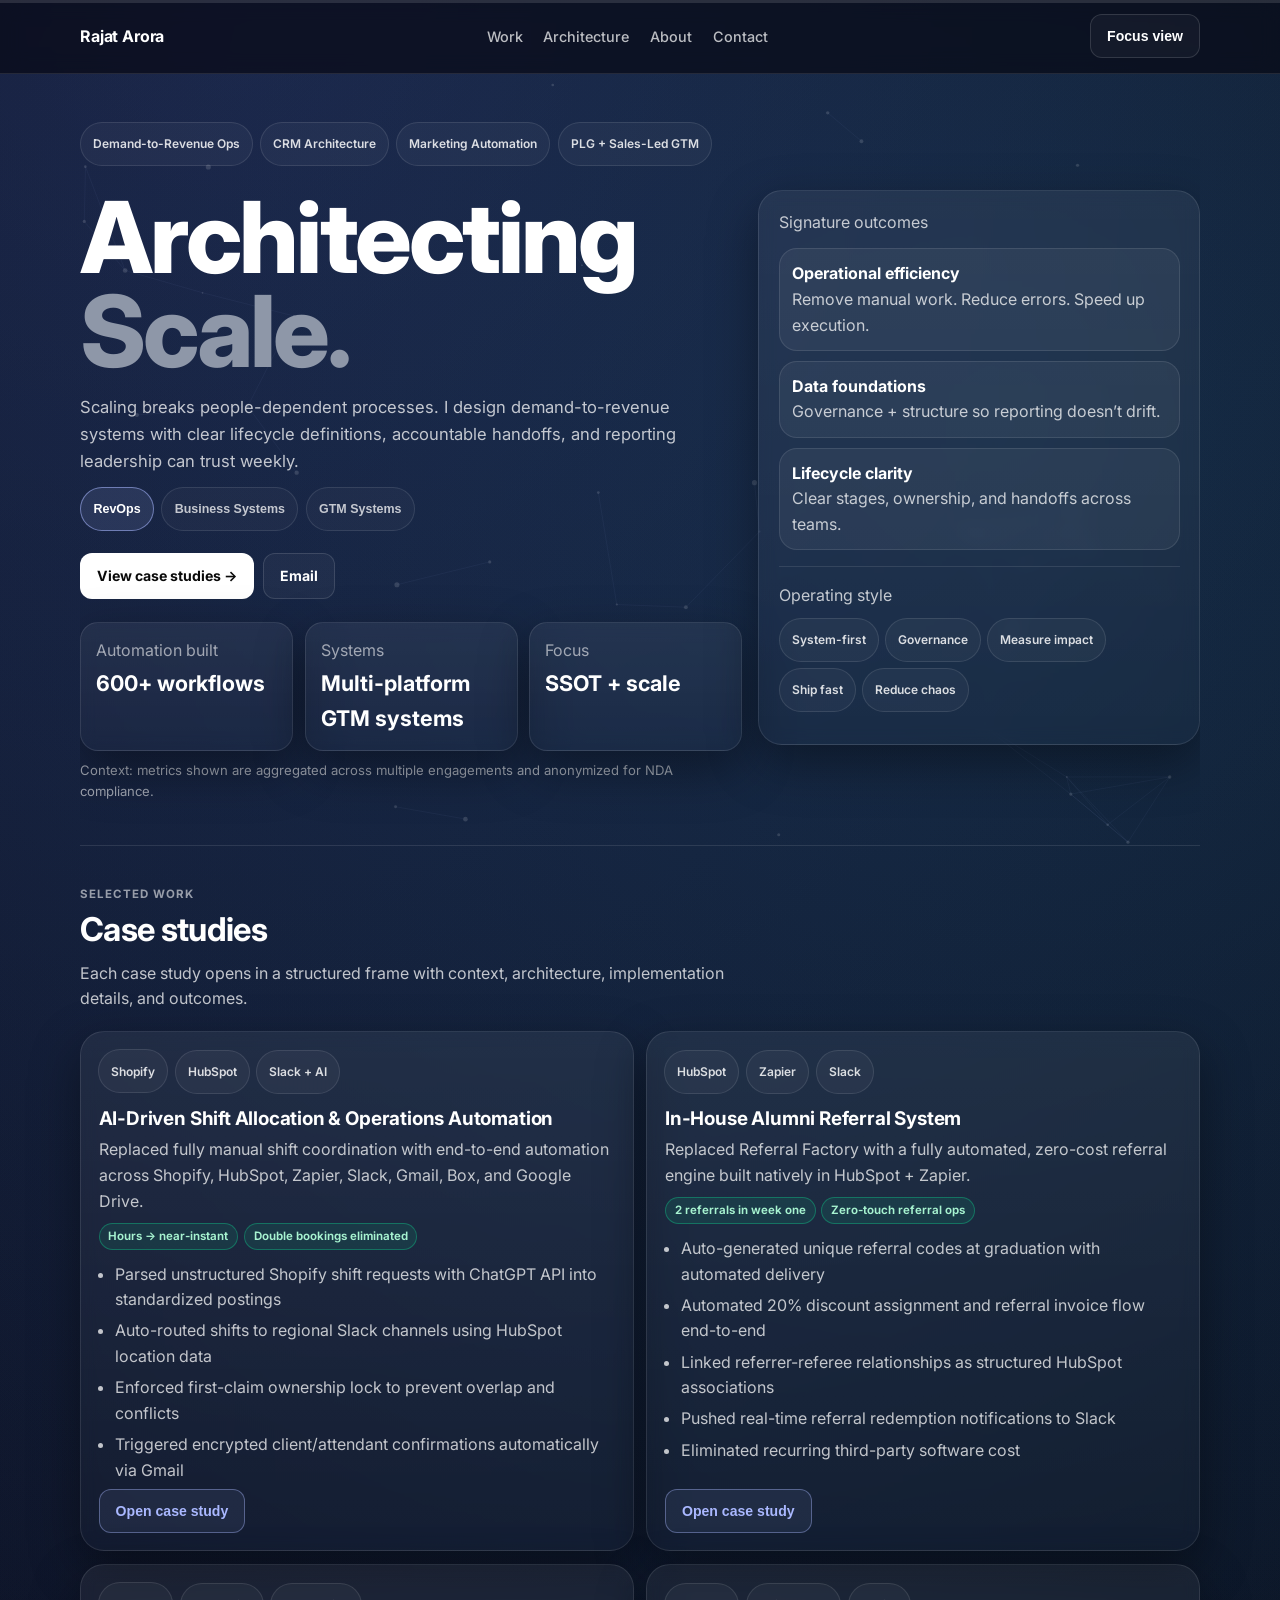
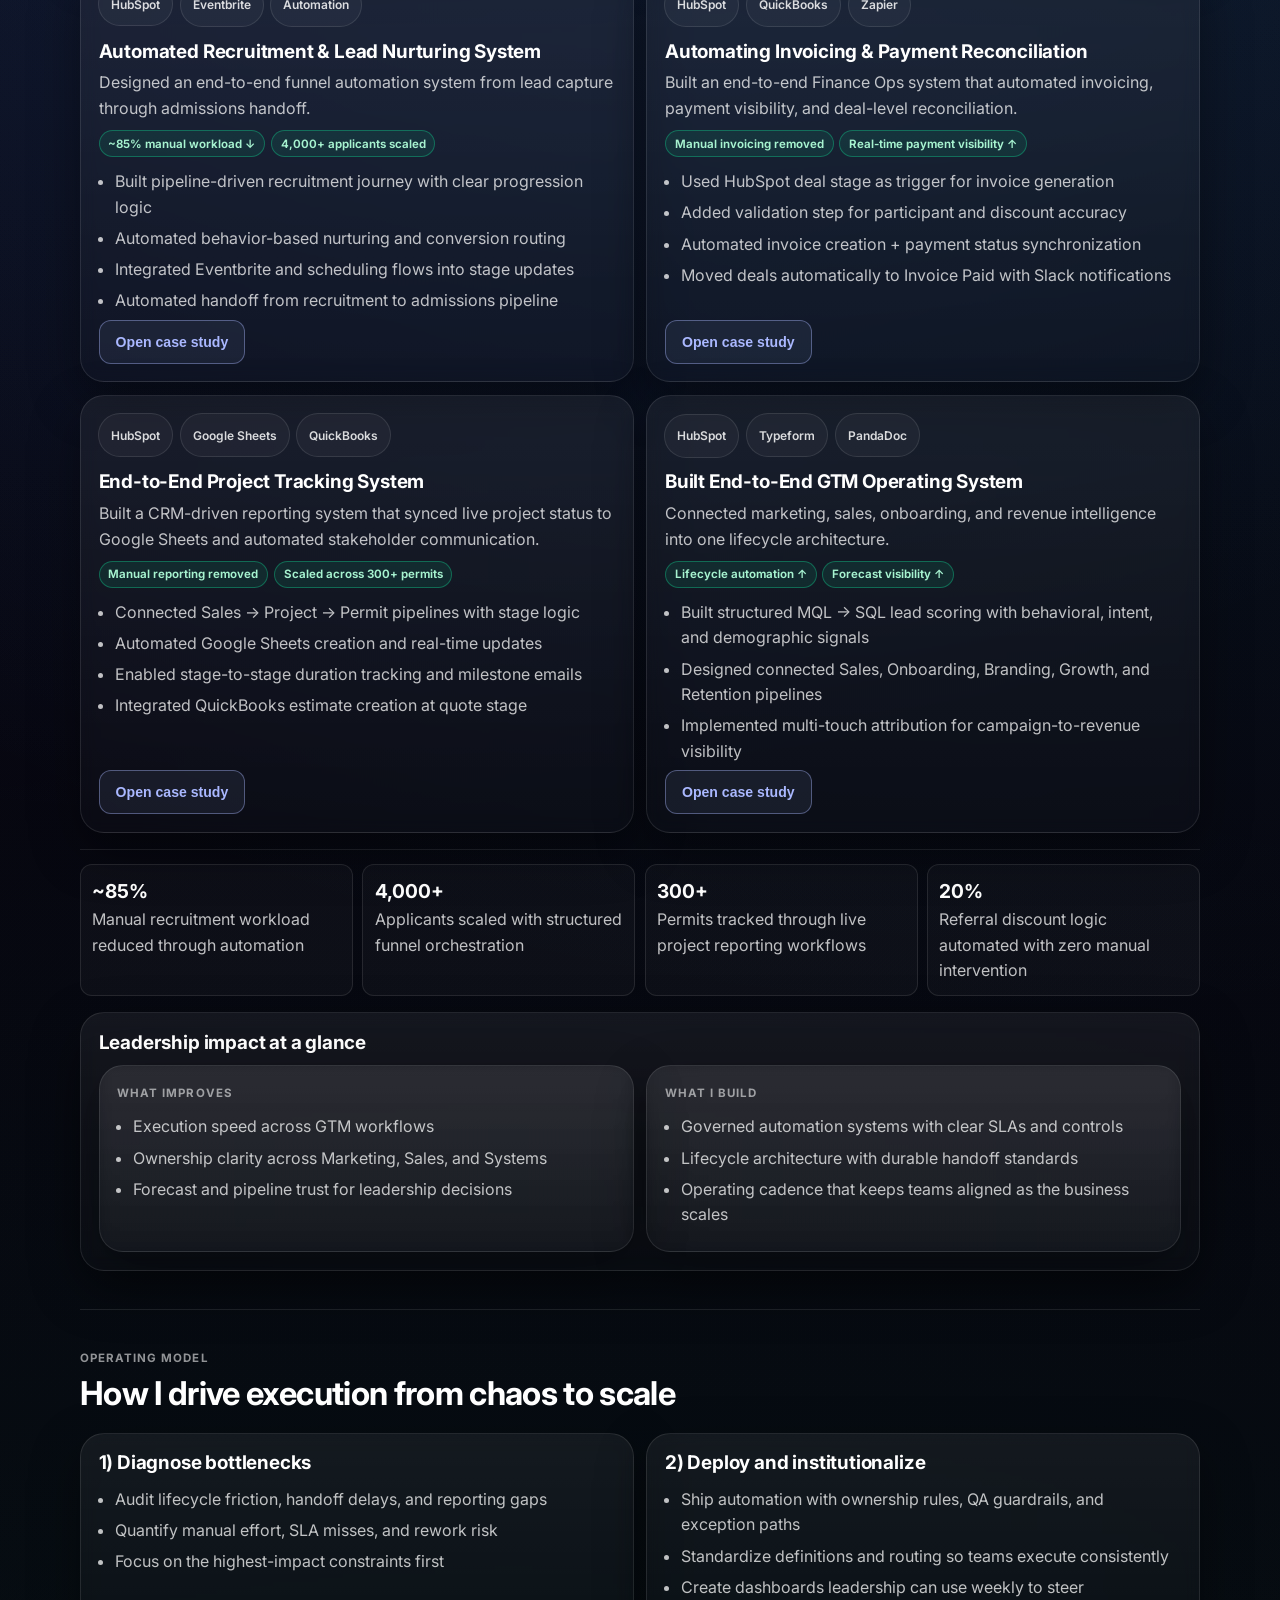
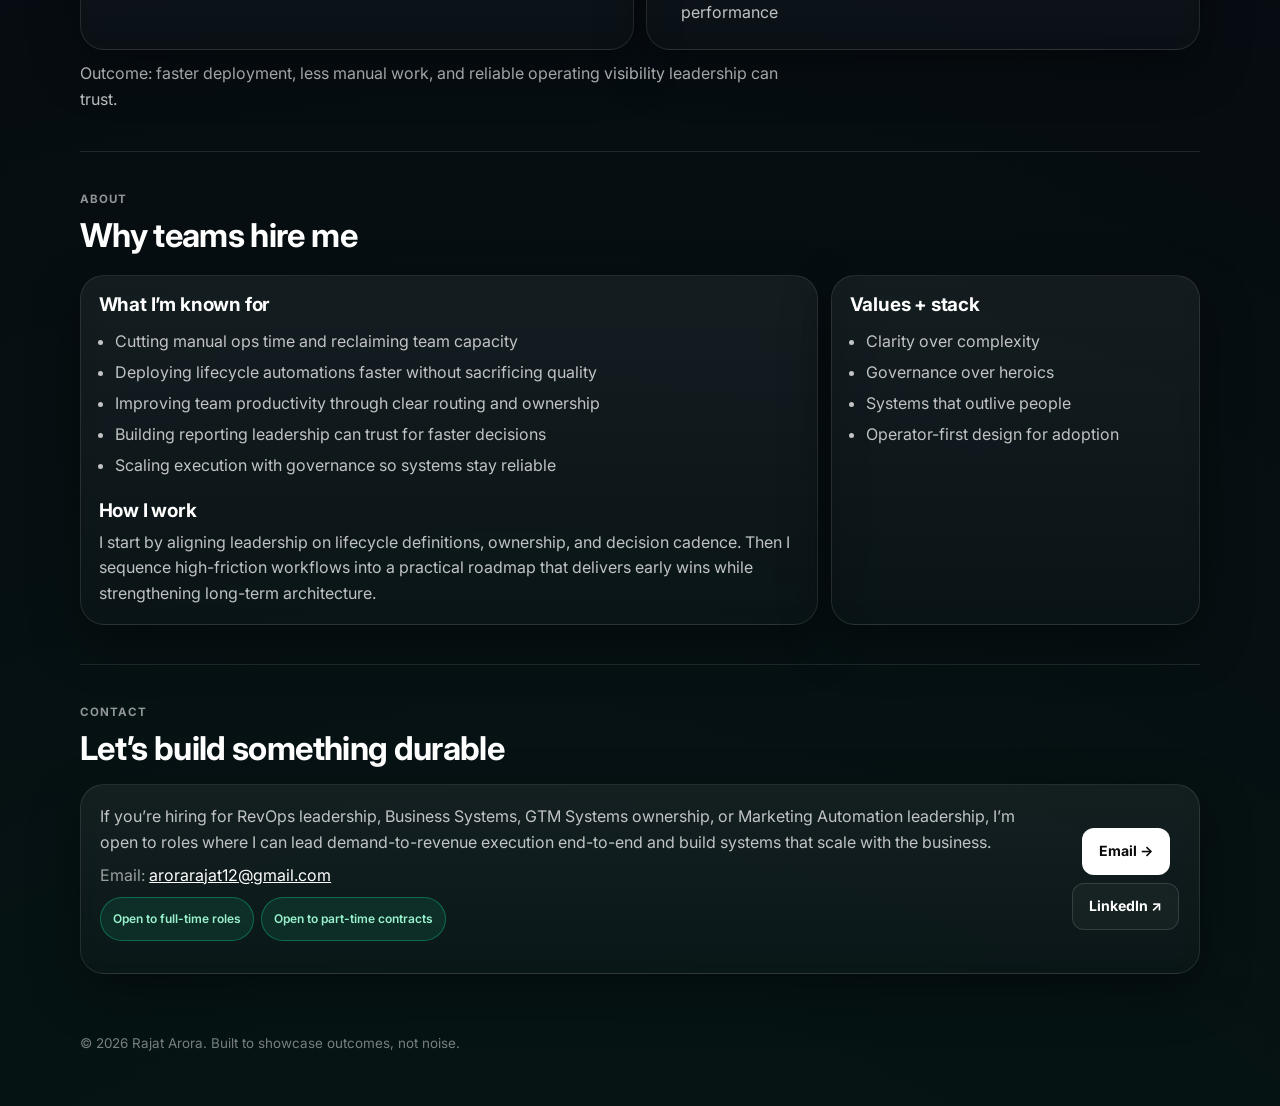
<file: index.html>
<!doctype html>
<html lang="en">
<head>
  <meta charset="UTF-8" />
  <meta name="viewport" content="width=device-width, initial-scale=1.0" />
  <title>Rajat Arora — Revenue Operations & Business Systems</title>
  <meta name="description" content="Revenue Operations and Business Systems specialist. I build lifecycle design, reporting governance, and automation that helps GTM teams execute predictably." />
  <meta name="theme-color" content="#0b0b10" />
  <meta property="og:title" content="Rajat Arora — Revenue Operations & Business Systems" />
  <meta property="og:description" content="Revenue operations and business systems leadership focused on measurable operational outcomes." />
  <meta property="og:type" content="website" />
  <link href="https://fonts.googleapis.com/css2?family=Inter:wght@400;500;600;700;800&display=swap" rel="stylesheet">

  <style>
    :root {
      --bg-top: #05050a;
      --bg-mid: #070712;
      --bg-bottom: #05050a;
      --text: #fff;
      --muted: rgba(255, 255, 255, 0.74);
      --muted-2: rgba(255, 255, 255, 0.58);
      --line: rgba(255, 255, 255, 0.10);
      --card: rgba(255, 255, 255, 0.04);
      --card-strong: rgba(255, 255, 255, 0.06);
      --radius: 18px;
      --radius-lg: 24px;
      --ok-bg: rgba(16, 185, 129, 0.12);
      --ok-line: rgba(16, 185, 129, 0.45);
      --brand: #aab8ff;
    }

    * { box-sizing: border-box; }
    html { scroll-behavior: smooth; }

    body {
      margin: 0;
      color: var(--text);
      font-family: Inter, system-ui, -apple-system, Segoe UI, Roboto, sans-serif;
      line-height: 1.6;
      background-image:
        radial-gradient(circle at 20% 0%, rgba(99, 102, 241, 0.22), transparent 55%),
        radial-gradient(circle at 80% 10%, rgba(34, 211, 238, 0.14), transparent 55%),
        radial-gradient(circle at 40% 120%, rgba(16, 185, 129, 0.12), transparent 55%),
        linear-gradient(180deg, var(--bg-top) 0%, var(--bg-mid) 40%, var(--bg-bottom) 100%);
    }

    body.focus-view .hero-side {
      display: none !important;
    }

    body.focus-view .hero-grid,
    body.focus-view .cards-2,
    body.focus-view .scoreboard {
      grid-template-columns: 1fr;
    }

    .progress {
      position: fixed;
      top: 0;
      left: 0;
      width: 100%;
      height: 3px;
      z-index: 120;
      background: rgba(255, 255, 255, 0.12);
    }

    .progress > span {
      display: block;
      height: 100%;
      width: 0;
      background: linear-gradient(90deg, #818cf8, #22d3ee);
      transition: width 120ms linear;
    }

    .container { width: min(1120px, calc(100% - 2rem)); margin-inline: auto; }

    .skip-link {
      position: absolute;
      top: -120%;
      left: 1rem;
      background: #fff;
      color: #0a0a0a;
      padding: 0.4rem 0.7rem;
      border-radius: 8px;
      font-weight: 700;
      z-index: 130;
    }
    .skip-link:focus { top: 1rem; }

    .glass {
      background: linear-gradient(180deg, var(--card-strong), rgba(255, 255, 255, 0.02));
      border: 1px solid var(--line);
      box-shadow: 0 18px 50px rgba(0, 0, 0, 0.38);
      backdrop-filter: blur(8px);
    }

    .pill {
      border: 1px solid var(--line);
      background: var(--card);
      border-radius: 999px;
      padding: 0.35rem 0.75rem;
      min-height: 44px;
      display: inline-flex;
      align-items: center;
      font-size: 0.75rem;
      color: rgba(255, 255, 255, 0.84);
      font-weight: 600;
    }

    .ok-pill { border-color: var(--ok-line); background: var(--ok-bg); color: #9af2cd; }

    .btn {
      border: 1px solid rgba(255, 255, 255, 0.13);
      background: rgba(255, 255, 255, 0.04);
      color: #fff;
      text-decoration: none;
      border-radius: 12px;
      padding: 0.7rem 1rem;
      min-height: 44px;
      font-size: 0.88rem;
      font-weight: 700;
      display: inline-flex;
      align-items: center;
      justify-content: center;
      transition: 140ms ease;
      cursor: pointer;
    }

    .btn:hover,
    .btn:focus-visible {
      border-color: rgba(255, 255, 255, 0.25);
      transform: translateY(-1px) scale(1.01);
      outline: none;
    }

    .btn-primary { border: 1px solid transparent; background: #fff; color: #0a0a0a; }
    .btn-primary:hover,
    .btn-primary:focus-visible { background: #e8e8ff; }

    .btn-ghost { border-color: rgba(170, 184, 255, 0.4); color: var(--brand); background: rgba(170, 184, 255, 0.08); }

    a:focus-visible,
    button:focus-visible { outline: 2px solid rgba(99, 102, 241, 0.8); outline-offset: 2px; }

    .topbar {
      position: sticky;
      top: 0;
      z-index: 50;
      backdrop-filter: blur(10px);
      border-bottom: 1px solid var(--line);
      background: rgba(7, 7, 18, 0.65);
    }

    .topbar-inner { display: flex; align-items: center; justify-content: space-between; gap: 1rem; padding: 0.9rem 0; }
    .top-actions { display: flex; gap: 0.45rem; flex-wrap: wrap; justify-content: flex-end; }
    .brand { color: #fff; text-decoration: none; font-weight: 700; letter-spacing: -0.01em; white-space: nowrap; }
    nav { display: flex; gap: 1rem; }
    nav a { color: rgba(255, 255, 255, 0.72); text-decoration: none; font-size: 0.9rem; font-weight: 500; min-height:44px; display:inline-flex; align-items:center; padding:0 .15rem; }
    nav a:hover { color: #fff; }

    main { padding: 0 0 1rem; }
    .hero { padding: 3rem 0 2.7rem; }
    .hero-tags { display: flex; gap: 0.45rem; flex-wrap: wrap; }
    .hero-grid { margin-top: 1.5rem; display: grid; gap: 1rem; grid-template-columns: minmax(0, 1.2fr) minmax(0, 0.8fr); align-items: start; }

    h1 { margin: 0; font-size: clamp(2.4rem, 8.6vw, 6.2rem); line-height: 0.95; letter-spacing: -0.03em; max-width: 10ch; text-wrap: balance; font-weight: 800; font-style: normal; }
    .hero-title-muted { display:block; color:#8e97a8; }
    h2 { margin: 0; font-size: clamp(1.45rem, 2.6vw, 2.05rem); line-height: 1.2; letter-spacing: -0.02em; }
    h3 { margin: 0; font-size: 1.18rem; line-height: 1.25; letter-spacing: -0.01em; }
    p { margin: 0; }
    .muted { color: var(--muted); }
    .muted-2 { color: var(--muted-2); }

    .hero-copy { max-width: 62ch; margin-top: 1rem; font-size: 1.04rem; }
    .hero-copy { transition: opacity .35s ease, transform .35s ease; }
    .role-switch { margin-top: .8rem; display:flex; gap:.45rem; flex-wrap:wrap; }
    .role-btn { border:1px solid var(--line); background:rgba(255,255,255,.03); color:var(--muted); border-radius:999px; padding:.45rem .78rem; min-height:44px; font-size:.78rem; font-weight:700; cursor:pointer; }
    .role-btn.active { color:#fff; border-color:rgba(170,184,255,.55); background:rgba(170,184,255,.12); }
    .hero-actions { margin-top: 1.35rem; display: flex; gap: 0.55rem; flex-wrap: wrap; }
    .stats { margin-top: 1.4rem; display: grid; grid-template-columns: repeat(3, minmax(0, 1fr)); gap: 0.7rem; }
    .stat { border-radius: var(--radius); padding: 0.95rem; }
    .stat strong { display: block; font-size: 1.35rem; margin-top: 0.15rem; }

    .toolkit { margin-top: 0.9rem; display: flex; flex-wrap: wrap; gap: 0.45rem; }

    .side-card { border-radius: var(--radius-lg); padding: 1.2rem; }
    .side-list { list-style: none; margin: 0.8rem 0 0; padding: 0; display: grid; gap: 0.6rem; }
    .side-list li { border: 1px solid var(--line); border-radius: var(--radius); background: rgba(255, 255, 255, 0.05); padding: 0.75rem; }



    .hero-network {
      position:absolute;
      inset:0;
      width:100%;
      height:100%;
      z-index:-1;
      opacity:.4;
      pointer-events:none;
    }

    .bento-grid { margin-top:1rem; display:grid; gap:.8rem; grid-template-columns:repeat(4,minmax(0,1fr)); }
    .bento-card { border:1px solid var(--line); border-radius:16px; background:linear-gradient(180deg,var(--card-strong),rgba(255,255,255,.02)); padding:.95rem; }
    .bento-card.large { grid-column:span 2; grid-row:span 2; }
    .kpi-ring { width:74px; aspect-ratio:1 / 1; border-radius:50%; margin:.55rem auto .35rem; position:relative; background:conic-gradient(#818cf8 calc(var(--p)*1%), rgba(255,255,255,.09) 0); }
    .kpi-ring::after { content:''; position:absolute; inset:9px; border-radius:50%; background:#0a0f1d; }
    .kpi-ring span { position:absolute; inset:0; display:grid; place-items:center; z-index:1; font-size:.8rem; font-weight:700; }

    .arch-pipeline { margin-top:1rem; display:flex; gap:.5rem; align-items:center; overflow-x:auto; padding-bottom:.35rem; }
    .arch-node { border:1px solid var(--line); border-radius:12px; min-width:180px; padding:.75rem; background:rgba(255,255,255,.03); color:#fff; cursor:pointer; text-align:left; }
    .arch-node.active, .arch-node:hover { border-color:rgba(129,140,248,.8); box-shadow:0 0 0 2px rgba(129,140,248,.2); }
    .arch-link { color:#aab8ff; font-weight:700; }
    .arch-detail { margin-top:.8rem; border:1px solid var(--line); border-radius:14px; padding:.85rem; background:rgba(255,255,255,.02); }

    .section { border-top: 1px solid var(--line); padding: 2.4rem 0; }
    .eyebrow { margin: 0; font-size: 0.72rem; text-transform: uppercase; letter-spacing: 0.09em; color: rgba(255, 255, 255, 0.56); font-weight: 700; }
    .section-sub { margin-top: 0.7rem; max-width: 70ch; }

    .cards-2 { margin-top: 1.2rem; display: grid; grid-template-columns: repeat(2, minmax(0, 1fr)); gap: 0.8rem; }
    .case { border-radius: var(--radius-lg); padding: 1.1rem; display:flex; flex-direction:column; }
    .case .open-case-btn { margin-top:auto; align-self:flex-start; }
    .chip-row { display: flex; flex-wrap: wrap; gap: 0.4rem; margin-bottom: 0.8rem; }
    .bullet-list { margin: 0.75rem 0 0; padding-left: 1rem; color: var(--muted); }
    .bullet-list li { margin-bottom: 0.35rem; }
    .proof-chips { display:flex; flex-wrap:wrap; gap:.35rem; margin-top:.55rem; }
    .proof-chip { border:1px solid rgba(16,185,129,.45); background:rgba(16,185,129,.12); color:#a7f3d0; border-radius:999px; padding:.2rem .55rem; font-size:.72rem; font-weight:650; }
    .context-note { margin-top:.55rem; font-size:.82rem; color:var(--muted-2); }
        .evidence-btn { margin-top:.65rem; }

    .scoreboard { margin-top: 1rem; border-top: 1px solid var(--line); padding-top: 0.9rem; display: grid; grid-template-columns: repeat(4, minmax(0, 1fr)); gap: 0.6rem; }
    .score { border: 1px solid var(--line); border-radius: 12px; padding: 0.7rem; background: rgba(255, 255, 255, 0.03); }
    .score strong { display: block; font-size: 1.2rem; }

    .timeline { margin-top: 1rem; display:grid; gap:.65rem; grid-template-columns: repeat(4, minmax(0,1fr)); }
    .timeline-step { border:1px solid var(--line); border-radius:12px; background:rgba(255,255,255,.03); padding:.8rem; position:relative; }
    .timeline-step::before { content:''; position:absolute; top:-1px; left:-1px; right:-1px; height:2px; background:linear-gradient(90deg,#818cf8,#22d3ee); border-radius:12px 12px 0 0; opacity:.55; }

    .reveal { opacity:0; transform: translateY(10px); transition: opacity .45s ease, transform .45s ease; }
    .reveal.visible { opacity:1; transform: translateY(0); }

    .vault-grid { margin-top:.75rem; display:grid; grid-template-columns:repeat(2,minmax(0,1fr)); gap:.55rem; }
    .vault-item { border:1px solid var(--line); border-radius:10px; padding:.65rem; background:rgba(255,255,255,.03); }
    .vault-item p { color:var(--muted); font-size:.86rem; margin-top:.3rem; }

    .spotlight { box-shadow: 0 0 0 2px rgba(129, 140, 248, 0.75), 0 0 0 10px rgba(129, 140, 248, 0.1), 0 18px 50px rgba(0, 0, 0, 0.38) !important; }

    .faq { margin-top: 1rem; display: grid; gap: 0.6rem; }
    .faq details { border: 1px solid var(--line); border-radius: 12px; padding: 0.75rem 0.85rem; background: rgba(255, 255, 255, 0.03); }
    .faq summary { cursor: pointer; font-weight: 700; color: #fff; }
    .faq p { margin-top: 0.55rem; color: var(--muted); }

    .contact-card { margin-top: 1rem; border-radius: var(--radius-lg); padding: 1.2rem; display: flex; gap: 1rem; justify-content: space-between; align-items: center; }
    .contact-card .actions { display:flex; gap:.55rem; flex-wrap:wrap; justify-content:center; align-items:center; }
    .contact-card .actions .btn { white-space: nowrap; }

    .toast {
      position: fixed; bottom: 1rem; right: 1rem; background: rgba(13, 19, 34, 0.95); border: 1px solid var(--line);
      color: #fff; padding: 0.65rem 0.85rem; border-radius: 10px; box-shadow: 0 10px 24px rgba(0, 0, 0, 0.35);
      z-index: 120; opacity: 0; transform: translateY(8px); pointer-events: none; transition: 0.18s ease; font-size: 0.85rem;
    }
    .toast.show { opacity: 1; transform: translateY(0); }

    .hotkeys { margin-top: 0.5rem; color: var(--muted-2); font-size: 0.75rem; }

    .overlay {
      position: fixed;
      inset: 0;
      background: rgba(4, 8, 18, 0.86);
      z-index: 140;
      display: none;
      align-items: center;
      justify-content: center;
      padding: 1rem;
    }
    .overlay.show { display: flex; }

    .overlay-card {
      width: min(820px, 100%);
      border: 1px solid var(--line);
      border-radius: 16px;
      background: linear-gradient(180deg, #111a31, #0f172b);
      padding: 1rem;
      box-shadow: 0 20px 50px rgba(0, 0, 0, 0.45);
    }

    .overlay-card h3 { font-size: 1.15rem; }
    .overlay-card ul { margin: 0.75rem 0 0; padding-left: 1rem; color: var(--muted); }
    .overlay-card li { margin-bottom: 0.45rem; }

    .case-modal { width:min(980px, 100%); max-height:min(88vh, 920px); overflow:auto; }
    .case-meta { display:flex; flex-wrap:wrap; gap:.4rem; margin-top:.45rem; }
    .case-kpi { border:1px solid rgba(16,185,129,.45); background:rgba(16,185,129,.12); color:#a7f3d0; border-radius:999px; padding:.2rem .55rem; font-size:.72rem; font-weight:650; }
    .case-grid { margin-top:.75rem; display:grid; grid-template-columns:1fr; gap:.7rem; }
    .case-panel { border:1px solid var(--line); border-radius:12px; padding:.75rem; background:rgba(255,255,255,.03); }
    .arch-flow { margin-top:.6rem; display:grid; gap:.45rem; }
    .arch-step { border:1px solid rgba(170,184,255,.45); border-radius:10px; padding:.45rem .55rem; background:rgba(170,184,255,.10); font-size:.82rem; }
    .arch-arrow { color:#aab8ff; text-align:center; font-weight:700; }

    .overlay-card.case-modal {
      background:#ffffff;
      color:#0f172a;
      border:1px solid #dbe2ea;
      box-shadow:0 24px 48px rgba(15,23,42,.18);
    }
    .overlay-card.case-modal .muted { color:#475569; }
    .overlay-card.case-modal h3,
    .overlay-card.case-modal h4 { color:#0f172a; }
    .overlay-card.case-modal .bullet-list { color:#334155; }
    .overlay-card.case-modal .case-panel { border-color:#dbe2ea; background:#f8fafc; }
    .overlay-card.case-modal .arch-step { border-color:#bfdbfe; background:#eff6ff; color:#1e3a8a; }
    .overlay-card.case-modal .arch-arrow { color:#1d4ed8; }
    .overlay-card.case-modal .case-kpi { border-color:#86efac; background:#f0fdf4; color:#166534; }
    .overlay-card.case-modal .btn {
      background:#0f172a;
      border-color:#0f172a;
      color:#fff;
    }
    .overlay-card.case-modal .btn:hover,
    .overlay-card.case-modal .btn:focus-visible { background:#1e293b; border-color:#1e293b; }
    .case-table { width:100%; border-collapse:collapse; margin-top:.45rem; font-size:.9rem; }
    .case-table th, .case-table td { border:1px solid #dbe2ea; padding:.5rem .55rem; text-align:left; }
    .case-table th { background:#f1f5f9; color:#0f172a; }
    .case-subhead { margin-top:.75rem; font-size:.95rem; color:#0f172a; font-weight:700; }

    .code-block { margin-top:.65rem; border:1px solid var(--line); border-radius:10px; background:rgba(0,0,0,.3); padding:.7rem; overflow:auto; }
    .code-block pre { margin:0; font-size:.8rem; color:#dce3ff; }

    .vault-item { position:relative; }
    .vault-item .tooltip-diagram {
      position:absolute;
      left:50%;
      bottom:calc(100% + .35rem);
      transform:translateX(-50%);
      width:240px;
      border:1px solid var(--line);
      border-radius:10px;
      background:linear-gradient(180deg,#121b39,#0e1730);
      padding:.45rem;
      opacity:0;
      pointer-events:none;
      transition:opacity .16s ease;
      box-shadow:0 12px 25px rgba(0,0,0,.45);
    }
    .vault-item:hover .tooltip-diagram,
    .vault-item:focus-within .tooltip-diagram { opacity:1; }
    .diagram-mini { border:1px solid rgba(170,184,255,.45); border-radius:8px; padding:.35rem; font-size:.67rem; color:#dce3ff; }
    .diagram-mini + .diagram-mini { margin-top:.35rem; }

    footer { margin-top: 0.8rem; font-size: 0.84rem; color: rgba(255, 255, 255, 0.46); padding: 0.5rem 0 2.2rem; }

    @media (max-width: 960px) {
      nav { display: none; }
      .hero-grid,
      .stats,
      .cards-2,
      .scoreboard,
      .timeline, .vault-grid, .bento-grid { grid-template-columns: 1fr; }
      .contact-card { flex-direction: column; align-items: flex-start; }
    }

    @media (prefers-reduced-motion: reduce) {
      *, *::before, *::after {
        animation-duration: 1ms !important;
        animation-iteration-count: 1 !important;
        transition-duration: 1ms !important;
        scroll-behavior: auto !important;
      }
    }
  </style>
</head>
<body>
  <div class="progress" aria-hidden="true"><span id="progressBar"></span></div>
  <a href="#main" class="skip-link">Skip to content</a>

  <header class="topbar">
    <div class="container topbar-inner">
      <a href="#top" class="brand">Rajat Arora</a>
      <nav aria-label="Primary">
        <a href="#work">Work</a>
        <a href="#architecture">Architecture</a>
        <a href="#about">About</a>
        <a href="#contact">Contact</a>
      </nav>
      <div class="top-actions">
                <button id="toggleFocusView" class="btn" type="button">Focus view</button>
      </div>
    </div>
  </header>

  <main id="main" class="container">
    <section class="hero" id="top" aria-labelledby="hero-title" style="position:relative; overflow:hidden;">
      <canvas id="heroNetwork" class="hero-network" aria-hidden="true"></canvas>
      <div class="hero-tags">
        <span class="pill">Demand-to-Revenue Ops</span><span class="pill">CRM Architecture</span><span class="pill">Marketing Automation</span><span class="pill">PLG + Sales-Led GTM</span>
      </div>

      <div class="hero-grid">
        <div>
          <h1 id="hero-title">Architecting <span class="hero-title-muted">Scale.</span></h1>
          <p id="heroCopy" class="hero-copy muted">Scaling breaks people-dependent processes. I design demand-to-revenue systems with clear lifecycle definitions, accountable handoffs, and reporting leadership can trust weekly.</p>

          <div class="role-switch" aria-label="Role targeted view">
            <button class="role-btn active" data-role="revops" type="button" aria-pressed="true">RevOps</button>
            <button class="role-btn" data-role="bizsys" type="button" aria-pressed="false">Business Systems</button>
            <button class="role-btn" data-role="gtm" type="button" aria-pressed="false">GTM Systems</button>
          </div>

          <div class="hero-actions">
            <a href="#work" class="btn btn-primary">View case studies →</a>
            <a href="mailto:arorarajat12@gmail.com" class="btn">Email</a>
          </div>

          <div class="stats">
            <div class="glass stat"><p class="muted-2">Automation built</p><strong>600+ workflows</strong></div>
            <div class="glass stat"><p class="muted-2">Systems</p><strong>Multi-platform GTM systems</strong></div>
            <div class="glass stat"><p class="muted-2">Focus</p><strong>SSOT + scale</strong></div>
          </div>
          <p class="context-note">Context: metrics shown are aggregated across multiple engagements and anonymized for NDA compliance.</p>
        </div>

        <aside class="hero-side">
          <div class="glass side-card">
            <p class="muted">Signature outcomes</p>
            <ul class="side-list">
              <li><p><strong>Operational efficiency</strong></p><p class="muted">Remove manual work. Reduce errors. Speed up execution.</p></li>
              <li><p><strong>Data foundations</strong></p><p class="muted">Governance + structure so reporting doesn’t drift.</p></li>
              <li><p><strong>Lifecycle clarity</strong></p><p class="muted">Clear stages, ownership, and handoffs across teams.</p></li>
            </ul>
            <div style="margin-top:1rem; border-top:1px solid var(--line); padding-top:1rem;">
              <p class="muted">Operating style</p>
              <div class="chip-row" style="margin-top:.55rem;"><span class="pill">System-first</span><span class="pill">Governance</span><span class="pill">Measure impact</span><span class="pill">Ship fast</span><span class="pill">Reduce chaos</span></div>
            </div>
          </div>
        </aside>
      </div>
    </section>
    <section id="work" class="section" aria-labelledby="work-title">
      <p class="eyebrow">Selected work</p>
      <h2 id="work-title" style="margin-top:.45rem;">Case studies</h2>
      <p class="section-sub muted">Each case study opens in a structured frame with context, architecture, implementation details, and outcomes.</p>
      <div class="cards-2">
        <article class="glass case"><div class="chip-row"><span class="pill">Shopify</span><span class="pill">HubSpot</span><span class="pill">Slack + AI</span></div><h3>AI-Driven Shift Allocation & Operations Automation</h3><p class="muted" style="margin-top:.45rem;">Replaced fully manual shift coordination with end-to-end automation across Shopify, HubSpot, Zapier, Slack, Gmail, Box, and Google Drive.</p><div class="proof-chips"><span class="proof-chip">Hours → near-instant</span><span class="proof-chip">Double bookings eliminated</span></div><ul class="bullet-list"><li>Parsed unstructured Shopify shift requests with ChatGPT API into standardized postings</li><li>Auto-routed shifts to regional Slack channels using HubSpot location data</li><li>Enforced first-claim ownership lock to prevent overlap and conflicts</li><li>Triggered encrypted client/attendant confirmations automatically via Gmail</li></ul><button class="btn btn-ghost open-case-btn" type="button" data-case="shiftalloc">Open case study</button></article>
        <article class="glass case"><div class="chip-row"><span class="pill">HubSpot</span><span class="pill">Zapier</span><span class="pill">Slack</span></div><h3>In-House Alumni Referral System</h3><p class="muted" style="margin-top:.45rem;">Replaced Referral Factory with a fully automated, zero-cost referral engine built natively in HubSpot + Zapier.</p><div class="proof-chips"><span class="proof-chip">2 referrals in week one</span><span class="proof-chip">Zero-touch referral ops</span></div><ul class="bullet-list"><li>Auto-generated unique referral codes at graduation with automated delivery</li><li>Automated 20% discount assignment and referral invoice flow end-to-end</li><li>Linked referrer-referee relationships as structured HubSpot associations</li><li>Pushed real-time referral redemption notifications to Slack</li><li>Eliminated recurring third-party software cost</li></ul><button class="btn btn-ghost open-case-btn" type="button" data-case="referral">Open case study</button></article>
        <article class="glass case"><div class="chip-row"><span class="pill">HubSpot</span><span class="pill">Eventbrite</span><span class="pill">Automation</span></div><h3>Automated Recruitment & Lead Nurturing System</h3><p class="muted" style="margin-top:.45rem;">Designed an end-to-end funnel automation system from lead capture through admissions handoff.</p><div class="proof-chips"><span class="proof-chip">~85% manual workload ↓</span><span class="proof-chip">4,000+ applicants scaled</span></div><ul class="bullet-list"><li>Built pipeline-driven recruitment journey with clear progression logic</li><li>Automated behavior-based nurturing and conversion routing</li><li>Integrated Eventbrite and scheduling flows into stage updates</li><li>Automated handoff from recruitment to admissions pipeline</li></ul><button class="btn btn-ghost open-case-btn" type="button" data-case="ssot">Open case study</button></article>
        <article class="glass case"><div class="chip-row"><span class="pill">HubSpot</span><span class="pill">QuickBooks</span><span class="pill">Zapier</span></div><h3>Automating Invoicing & Payment Reconciliation</h3><p class="muted" style="margin-top:.45rem;">Built an end-to-end Finance Ops system that automated invoicing, payment visibility, and deal-level reconciliation.</p><div class="proof-chips"><span class="proof-chip">Manual invoicing removed</span><span class="proof-chip">Real-time payment visibility ↑</span></div><ul class="bullet-list"><li>Used HubSpot deal stage as trigger for invoice generation</li><li>Added validation step for participant and discount accuracy</li><li>Automated invoice creation + payment status synchronization</li><li>Moved deals automatically to Invoice Paid with Slack notifications</li></ul><button class="btn btn-ghost open-case-btn" type="button" data-case="finance">Open case study</button></article><article class="glass case"><div class="chip-row"><span class="pill">HubSpot</span><span class="pill">Google Sheets</span><span class="pill">QuickBooks</span></div><h3>End-to-End Project Tracking System</h3><p class="muted" style="margin-top:.45rem;">Built a CRM-driven reporting system that synced live project status to Google Sheets and automated stakeholder communication.</p><div class="proof-chips"><span class="proof-chip">Manual reporting removed</span><span class="proof-chip">Scaled across 300+ permits</span></div><ul class="bullet-list"><li>Connected Sales → Project → Permit pipelines with stage logic</li><li>Automated Google Sheets creation and real-time updates</li><li>Enabled stage-to-stage duration tracking and milestone emails</li><li>Integrated QuickBooks estimate creation at quote stage</li></ul><button class="btn btn-ghost open-case-btn" type="button" data-case="projecttracking">Open case study</button></article>
        <article class="glass case"><div class="chip-row"><span class="pill">HubSpot</span><span class="pill">Typeform</span><span class="pill">PandaDoc</span></div><h3>Built End-to-End GTM Operating System</h3><p class="muted" style="margin-top:.45rem;">Connected marketing, sales, onboarding, and revenue intelligence into one lifecycle architecture.</p><div class="proof-chips"><span class="proof-chip">Lifecycle automation ↑</span><span class="proof-chip">Forecast visibility ↑</span></div><ul class="bullet-list"><li>Built structured MQL → SQL lead scoring with behavioral, intent, and demographic signals</li><li>Designed connected Sales, Onboarding, Branding, Growth, and Retention pipelines</li><li>Implemented multi-touch attribution for campaign-to-revenue visibility</li></ul><button class="btn btn-ghost open-case-btn" type="button" data-case="gtmos">Open case study</button></article>
      </div>

      <div class="scoreboard" aria-label="Impact scoreboard">
        <div class="score"><strong>~85%</strong><span class="muted">Manual recruitment workload reduced through automation</span></div>
        <div class="score"><strong>4,000+</strong><span class="muted">Applicants scaled with structured funnel orchestration</span></div>
        <div class="score"><strong>300+</strong><span class="muted">Permits tracked through live project reporting workflows</span></div>
        <div class="score"><strong>20%</strong><span class="muted">Referral discount logic automated with zero manual intervention</span></div>
      </div>

      <div class="glass case" style="margin-top:1rem;">
        <h3>Leadership impact at a glance</h3>
        <div class="cards-2" style="margin-top:.7rem;">
          <article class="glass case">
            <p class="eyebrow">What improves</p>
            <ul class="bullet-list">
              <li>Execution speed across GTM workflows</li>
              <li>Ownership clarity across Marketing, Sales, and Systems</li>
              <li>Forecast and pipeline trust for leadership decisions</li>
            </ul>
          </article>
          <article class="glass case">
            <p class="eyebrow">What I build</p>
            <ul class="bullet-list">
              <li>Governed automation systems with clear SLAs and controls</li>
              <li>Lifecycle architecture with durable handoff standards</li>
              <li>Operating cadence that keeps teams aligned as the business scales</li>
            </ul>
          </article>
        </div>
      </div>
    </section>

    <section id="architecture" class="section" aria-labelledby="operating-system-title">
      <p class="eyebrow">Operating model</p>
      <h2 id="operating-system-title" style="margin-top:.45rem;">How I drive execution from chaos to scale</h2>
      <div class="cards-2">
        <article class="glass case">
          <h3>1) Diagnose bottlenecks</h3>
          <ul class="bullet-list">
            <li>Audit lifecycle friction, handoff delays, and reporting gaps</li>
            <li>Quantify manual effort, SLA misses, and rework risk</li>
            <li>Focus on the highest-impact constraints first</li>
          </ul>
        </article>
        <article class="glass case">
          <h3>2) Deploy and institutionalize</h3>
          <ul class="bullet-list">
            <li>Ship automation with ownership rules, QA guardrails, and exception paths</li>
            <li>Standardize definitions and routing so teams execute consistently</li>
            <li>Create dashboards leadership can use weekly to steer performance</li>
          </ul>
        </article>
      </div>
      <p class="section-sub muted">Outcome: faster deployment, less manual work, and reliable operating visibility leadership can trust.</p>
    </section>

    <section id="about" class="section optional" aria-labelledby="about-title">
      <p class="eyebrow">About</p>
      <h2 id="about-title" style="margin-top:.45rem;">Why teams hire me</h2>
      <div class="cards-2" style="grid-template-columns:minmax(0,2fr) minmax(0,1fr);">
        <article class="glass case">
          <h3>What I’m known for</h3>
          <ul id="knownForList" class="bullet-list">
            <li>Cutting manual ops time and reclaiming team capacity</li>
            <li>Deploying lifecycle automations faster without sacrificing quality</li>
            <li>Improving team productivity through clear routing and ownership</li>
            <li>Building reporting leadership can trust for faster decisions</li>
            <li>Scaling execution with governance so systems stay reliable</li>
          </ul>
          <h3 style="margin-top:.9rem;">How I work</h3>
          <p class="muted" style="margin-top:.45rem;">I start by aligning leadership on lifecycle definitions, ownership, and decision cadence. Then I sequence high-friction workflows into a practical roadmap that delivers early wins while strengthening long-term architecture.</p>
        </article>
        <article class="glass case">
          <h3>Values + stack</h3>
          <ul class="bullet-list">
            <li>Clarity over complexity</li>
            <li>Governance over heroics</li>
            <li>Systems that outlive people</li>
            <li>Operator-first design for adoption</li>
          </ul>
        </article>
      </div>
    </section>

    <section id="contact" class="section" aria-labelledby="contact-title">
      <p class="eyebrow">Contact</p>
      <h2 id="contact-title" style="margin-top:.45rem;">Let’s build something durable</h2>
      <div class="glass contact-card">
        <div>
          <p class="muted">If you’re hiring for RevOps leadership, Business Systems, GTM Systems ownership, or Marketing Automation leadership, I’m open to roles where I can lead demand-to-revenue execution end-to-end and build systems that scale with the business.</p>
          <p class="muted-2" style="margin-top:.45rem;">Email: <a href="mailto:arorarajat12@gmail.com" style="color:#fff;">arorarajat12@gmail.com</a></p>
          <div class="chip-row" style="margin-top:.55rem;"><span class="pill ok-pill">Open to full-time roles</span><span class="pill ok-pill">Open to part-time contracts</span></div>
        </div>
        <div class="actions"><a class="btn btn-primary" href="mailto:arorarajat12@gmail.com">Email →</a><a class="btn" href="https://www.linkedin.com/in/rajat-arora-b681281a4/" target="_blank" rel="noreferrer">LinkedIn&nbsp;↗</a></div>
      </div>
    </section>

    <footer>© <span id="year"></span> Rajat Arora. Built to showcase outcomes, not noise.</footer>
  </main>

  <div id="toast" class="toast" role="status" aria-live="polite"></div>

  <div id="helpOverlay" class="overlay" aria-hidden="true">
    <div class="overlay-card" role="dialog" aria-modal="true" aria-labelledby="helpOverlayTitle">
      <h3 id="helpOverlayTitle">Command Help</h3>
      <ul>
        <li><strong>Alt+R</strong> → Toggle focus view</li>
        <li><strong>Alt+?</strong> → Open/close this help panel</li>
        <li><strong>Esc</strong> → Close help panel</li>
      </ul>
      <button id="closeHelp" class="btn" type="button" style="margin-top:.7rem;">Close help</button>
    </div>
  </div>

  <div id="vaultOverlay" class="overlay" aria-hidden="true">
    <div class="overlay-card" role="dialog" aria-modal="true" aria-labelledby="vaultOverlayTitle">
      <h3 id="vaultOverlayTitle">Proof Vault (NDA-safe)</h3>
      <p class="muted" style="margin-top:.35rem;">Representative implementation evidence formats used in live interviews.</p>
      <div class="vault-grid">
        <article class="vault-item" tabindex="0"><strong>Lifecycle Architecture Map</strong><p>Stage definitions, ownership transitions, and qualification guardrails across GTM teams.</p><div class="tooltip-diagram" role="img" aria-label="Sanitized lifecycle architecture preview"><div class="diagram-mini">Marketing Intake → MQL Gate → AE Ownership</div><div class="diagram-mini">Auto SLA Alerts + Audit Fields</div></div></article>
        <article class="vault-item" tabindex="0"><strong>Automation Runbook</strong><p>Trigger logic, fail-safe branches, and exception-handling standards for production workflows.</p><div class="tooltip-diagram" role="img" aria-label="Sanitized automation runbook preview"><div class="diagram-mini">Trigger: Stage change</div><div class="diagram-mini">Branch: Valid / Exception / Retry</div></div></article>
        <article class="vault-item" tabindex="0"><strong>Dashboard Trust Checklist</strong><p>Data contract checks that prevent drift and keep executive reporting dependable.</p><div class="tooltip-diagram" role="img" aria-label="Sanitized dashboard trust checklist preview"><div class="diagram-mini">Field Contract Validation</div><div class="diagram-mini">Source Match + Weekly Drift Alert</div></div></article>
        <article class="vault-item" tabindex="0"><strong>Onboarding System Blueprint</strong><p>Cross-functional handoff matrix with SLA reminders and auditability controls.</p><div class="tooltip-diagram" role="img" aria-label="Sanitized onboarding blueprint preview"><div class="diagram-mini">Request → Compliance → Tool Access</div><div class="diagram-mini">Owner Escalation if SLA breached</div></div></article>
      </div>
      <button id="closeVault" class="btn" type="button" style="margin-top:.75rem;">Close vault</button>
    </div>
  </div>

  <div id="caseStudyOverlay" class="overlay" aria-hidden="true">
    <div class="overlay-card case-modal" role="dialog" aria-modal="true" aria-labelledby="caseStudyTitle">
      <h3 id="caseStudyTitle" tabindex="-1" data-overlay-initial-focus>Case study</h3>
      <p id="caseStudyContext" class="muted" style="margin-top:.35rem;"></p>
      <div id="caseStudyKpis" class="case-meta"></div>
      <div class="case-grid">
        <div class="case-panel">
          <h4>System architecture</h4>
          <div id="caseStudyDiagram" class="arch-flow"></div>
        </div>
        <div class="case-panel">
          <h4>Problem</h4>
          <p id="caseStudyProblem" class="muted" style="margin-top:.35rem;"></p>
          <h4 class="case-subhead">Constraints</h4>
          <ul id="caseStudyConstraints" class="bullet-list"></ul>
          <h4 class="case-subhead">Approach & decision-making</h4>
          <ul id="caseStudyApproach" class="bullet-list"></ul>
          <h4 class="case-subhead">System design</h4>
          <ul id="caseStudySolution" class="bullet-list"></ul>
          <h4 class="case-subhead">Execution</h4>
          <ul id="caseStudyExecution" class="bullet-list"></ul>
          <h4 class="case-subhead">Results</h4>
          <ul id="caseStudyImpact" class="bullet-list"></ul>
          <div id="caseStudyDiffWrap" style="margin-top:.7rem;">
            <h4>Why this is different</h4>
            <ul id="caseStudyDiff" class="bullet-list"></ul>
          </div>
          <div id="caseStudyDemoWrap" style="margin-top:.7rem;">
            <h4>What this demonstrates</h4>
            <ul id="caseStudyDemo" class="bullet-list"></ul>
          </div>
          <div id="caseStudyTableWrap" style="margin-top:.7rem;">
            <h4>Before vs After</h4>
            <table class="case-table" aria-label="Before versus after comparison">
              <thead><tr><th>Before</th><th>After</th></tr></thead>
              <tbody id="caseStudyBeforeAfter"></tbody>
            </table>
          </div>
        </div>
      </div>
      <button id="closeCaseStudy" class="btn" type="button" style="margin-top:.8rem;">Close</button>
    </div>
  </div>

  <div id="resumeOverlay" class="overlay" aria-hidden="true">
    <div class="overlay-card" role="dialog" aria-modal="true" aria-labelledby="resumeOverlayTitle">
      <h3 id="resumeOverlayTitle">Resume link setup</h3>
      <p class="muted" style="margin-top:.45rem;">Add your public PDF resume URL to the Resume button for direct recruiter access.</p>
      <p class="muted" style="margin-top:.45rem;">Until then, recruiters can request it at <a href="mailto:arorarajat12@gmail.com" style="color:#fff;">arorarajat12@gmail.com</a>.</p>
      <button id="closeResumeInfo" class="btn" type="button" style="margin-top:.75rem;">Close</button>
    </div>
  </div>

  <script>
    const yearEl = document.getElementById('year');
    if (yearEl) yearEl.textContent = new Date().getFullYear();

    const progressBar = document.getElementById('progressBar');
    const updateProgress = () => {
      const scrollTop = window.scrollY;
      const maxScroll = document.documentElement.scrollHeight - window.innerHeight;
      const width = maxScroll > 0 ? (scrollTop / maxScroll) * 100 : 0;
      progressBar.style.width = width + '%';
    };
    window.addEventListener('scroll', updateProgress, { passive: true });
    updateProgress();

    const toast = document.getElementById('toast');
    let toastTimer;
    const showToast = (message) => {
      toast.textContent = message;
      toast.classList.add('show');
      clearTimeout(toastTimer);
      toastTimer = setTimeout(() => toast.classList.remove('show'), 1800);
    };

    const toggleBtn = document.getElementById('toggleFocusView');
    const helpOverlay = document.getElementById('helpOverlay');
    const closeHelpBtn = document.getElementById('closeHelp');
    const openVaultBtn = document.getElementById('openVault');
    const vaultOverlay = document.getElementById('vaultOverlay');
    const closeVaultBtn = document.getElementById('closeVault');
    const resumeOverlay = document.getElementById('resumeOverlay');
    const caseStudyOverlay = document.getElementById('caseStudyOverlay');
    const closeCaseStudyBtn = document.getElementById('closeCaseStudy');
    const openResumeInfoBtn = document.getElementById('openResumeInfo');
    const closeResumeInfoBtn = document.getElementById('closeResumeInfo');


    let activeOverlay = null;
    let lastFocusedEl = null;
    const focusableSelector = 'a[href], button:not([disabled]), input:not([disabled]), textarea:not([disabled]), select:not([disabled]), [tabindex]:not([tabindex="-1"])';

    const focusWithoutScroll = (el) => {
      if (!el) return;
      try {
        el.focus({ preventScroll: true });
      } catch (error) {
        el.focus();
      }
    };

    const openOverlay = (overlay) => {
      if (!overlay) return;
      lastFocusedEl = document.activeElement;
      overlay.classList.add('show');
      overlay.setAttribute('aria-hidden', 'false');
      activeOverlay = overlay;
      const preferred = overlay.querySelector('[data-overlay-initial-focus]');
      const first = overlay.querySelector(focusableSelector);
      focusWithoutScroll(preferred || first);
    };

    const closeOverlay = (overlay) => {
      if (!overlay) return;
      overlay.classList.remove('show');
      overlay.setAttribute('aria-hidden', 'true');
      if (activeOverlay === overlay) activeOverlay = null;
      if (lastFocusedEl && document.contains(lastFocusedEl)) lastFocusedEl.focus();
    };

    const trapFocusInOverlay = (event) => {
      if (event.key !== 'Tab' || !activeOverlay) return;
      const nodes = Array.from(activeOverlay.querySelectorAll(focusableSelector));
      if (!nodes.length) return;
      const first = nodes[0];
      const last = nodes[nodes.length - 1];
      if (event.shiftKey && document.activeElement === first) {
        event.preventDefault();
        last.focus();
      } else if (!event.shiftKey && document.activeElement === last) {
        event.preventDefault();
        first.focus();
      }
    };
    document.addEventListener('keydown', trapFocusInOverlay);

    let focusView = false;

    const setFocusView = (enabled, quiet = false) => {
      focusView = enabled;
      document.body.classList.toggle('focus-view', focusView);
      toggleBtn.textContent = focusView ? 'Full view' : 'Focus view';
      if (!quiet) showToast(focusView ? 'Focus view on' : 'Full view on');
    };

    const toggleHelp = () => {
      if (helpOverlay.classList.contains('show')) closeOverlay(helpOverlay);
      else openOverlay(helpOverlay);
    };

    toggleBtn.addEventListener('click', () => setFocusView(!focusView));
    closeHelpBtn.addEventListener('click', toggleHelp);
    helpOverlay.addEventListener('click', (event) => {
      if (event.target === helpOverlay) toggleHelp();
    });

    const toggleVault = () => {
      if (vaultOverlay.classList.contains('show')) closeOverlay(vaultOverlay);
      else { openOverlay(vaultOverlay); showToast('Proof Vault opened'); }
    };
    if (openVaultBtn && closeVaultBtn && vaultOverlay) {
      openVaultBtn.addEventListener('click', toggleVault);
      closeVaultBtn.addEventListener('click', toggleVault);
      vaultOverlay.addEventListener('click', (event) => {
        if (event.target === vaultOverlay) toggleVault();
      });
    }

    const toggleResumeInfo = () => {
      if (resumeOverlay.classList.contains('show')) closeOverlay(resumeOverlay);
      else openOverlay(resumeOverlay);
    };
    if (openResumeInfoBtn && closeResumeInfoBtn && resumeOverlay) {
      openResumeInfoBtn.addEventListener('click', toggleResumeInfo);
      closeResumeInfoBtn.addEventListener('click', toggleResumeInfo);
      resumeOverlay.addEventListener('click', (event) => {
        if (event.target === resumeOverlay) toggleResumeInfo();
      });
    }

    window.addEventListener('keydown', (event) => {
      const key = event.key.toLowerCase();
      if (event.altKey && key === 'r') setFocusView(!focusView);
      if (event.altKey && key === '?') toggleHelp();
      if (key === 'escape' && helpOverlay.classList.contains('show')) toggleHelp();
      if (key === 'escape' && vaultOverlay && vaultOverlay.classList.contains('show')) toggleVault();
      if (key === 'escape' && caseStudyOverlay.classList.contains('show')) closeOverlay(caseStudyOverlay);
      if (key === 'escape' && resumeOverlay.classList.contains('show')) toggleResumeInfo();
    });

    const revealEls = Array.from(document.querySelectorAll('.reveal'));
    if ('IntersectionObserver' in window) {
      const revealObserver = new IntersectionObserver((entries) => {
        entries.forEach((entry) => {
          if (entry.isIntersecting) {
            entry.target.classList.add('visible');
            revealObserver.unobserve(entry.target);
          }
        });
      }, { threshold: 0.2 });
      revealEls.forEach((el) => revealObserver.observe(el));
    } else {
      revealEls.forEach((el) => el.classList.add('visible'));
    }

    const heroCopyEl = document.getElementById('heroCopy');
    const knownForListEl = document.getElementById('knownForList');
    const roleButtons = Array.from(document.querySelectorAll('.role-btn'));
    const roleProfiles = {
      revops: {
        hero: 'Scaling breaks people-dependent processes. I design demand-to-revenue systems with clear lifecycle definitions, accountable handoffs, and reporting leadership can trust weekly.',
        known: [
          'Cutting manual ops time and reclaiming team capacity',
          'Deploying lifecycle automations faster without sacrificing quality',
          'Improving team productivity through clear routing and ownership',
          'Building reporting leadership can trust for faster decisions',
          'Scaling execution with governance so systems stay reliable'
        ]
      },
      bizsys: {
        hero: 'I design business systems that connect people, process, and tools into reliable operating infrastructure teams can trust at scale.',
        known: [
          'System-first architecture for maintainable operations',
          'Governance controls that reduce regressions',
          'Structured handoffs across cross-functional stakeholders',
          'Documentation and workflows that scale beyond individuals'
        ]
      },
      gtm: {
        hero: 'I build GTM systems that improve qualification, routing, and conversion execution—so revenue teams move faster with clean, trusted data.',
        known: [
          'Lead-to-revenue lifecycle and routing design',
          'Behavior-driven automation across funnel stages',
          'Attribution and conversion visibility for leadership',
          'Operational rigor paired with high-velocity execution'
        ]
      }
    };

    const setRoleView = (role) => {
      const profile = roleProfiles[role];
      if (!profile) return;
      if (heroCopyEl) {
        heroCopyEl.style.opacity = '.55';
        heroCopyEl.style.transform = 'translateY(3px)';
        setTimeout(() => {
          heroCopyEl.textContent = profile.hero;
          heroCopyEl.style.opacity = '1';
          heroCopyEl.style.transform = 'translateY(0)';
        }, 120);
      }
      if (knownForListEl && Array.isArray(profile.known)) {
        knownForListEl.innerHTML = profile.known.map((item) => `<li>${item}</li>`).join('');
      }
      roleButtons.forEach((btn) => {
        const active = btn.dataset.role === role;
        btn.classList.toggle('active', active);
        btn.setAttribute('aria-pressed', active ? 'true' : 'false');
      });
    };

    roleButtons.forEach((btn) => btn.addEventListener('click', () => setRoleView(btn.dataset.role)));

    const caseStudies = {
      shiftalloc: {
        title: 'AI-Driven Shift Allocation & Operations Automation: Replacing Manual Coordination with an End-to-End Automated System',
        context: 'A healthcare staffing organization managed shift allocation manually across regional teams. Clients purchased service hours in Shopify and submitted free-text shift details. Internal staff had to interpret every order, manually post each shift to the right regional Slack channel, and then manually send confirmations. I designed and built a three-month, end-to-end system across Shopify, HubSpot, Zapier, Slack, Gmail, AI, Box, and Google Drive to automate the full lifecycle.',
        kpis: ['Hundreds of manual operational hours saved', 'Double bookings eliminated via ownership lock', 'Hours-long cycle time reduced to near-instant automation', 'Delivered full end-to-end system in 3 months'],
        problem: 'The process was fragmented and human-dependent at every step: unstructured Shopify input required manual interpretation, channel routing was manual and error-prone, shift claims lacked conflict prevention, communications were manually drafted, data tracking was scattered, file handling was ad hoc, and reporting on volume/fill/utilization/revenue was not possible.',
        constraints: [
          'No engineering resources; required no/low-code + API integration approach',
          'Client input remained unstructured and had to be interpreted as-is',
          'Required real-time conflict prevention across attendants/channels',
          'Needed encrypted, compliant handling of client/attendant PII',
          'Required centralized file handling across Box and Google Drive',
          'Needed unified orchestration across Shopify, HubSpot, Zapier, Slack, Gmail, ChatGPT API, Box, and Google Drive',
          'Regional routing had to use real-time HubSpot location data',
          'Full system delivery required within three months'
        ],
        approach: [
          'Designed a single end-to-end lifecycle automation instead of patching individual bottlenecks',
          'Introduced AI parsing to convert unstructured client orders into standardized shift postings',
          'Implemented dynamic routing to regional Slack channels based on HubSpot data',
          'Built first-claim ownership lock to enforce real-time conflict prevention',
          'Automated encrypted communications for both client and attendant on claim',
          'Centralized lifecycle tracking, revenue data, and reporting in HubSpot pipeline architecture'
        ],
        solution: [
          'Order Capture Layer: Shopify order + free-text request ingested in Zapier in real time',
          'AI Parsing Layer: ChatGPT API interprets and standardizes dates/times/services/instructions',
          'Data Enrichment Layer: HubSpot client/location data appended for context and routing',
          'Dynamic Routing Layer: Zapier auto-posts to correct regional Slack channel',
          'Ownership Lock Layer: first valid Slack claim locks shift; all later claims rejected',
          'Communication Layer: Gmail sends encrypted confirmations to both client and attendant',
          'CRM Tracking Layer: HubSpot pipeline tracks shift status, ownership, and revenue',
          'File Management Layer: Box + Google Drive integrations centralize documents',
          'Reporting Layer: dashboards track volume, fill rate, utilization, regional throughput, and revenue'
        ],
        execution: [
          'Mapped full order-to-confirmation lifecycle and removed each manual touchpoint',
          'Integrated Shopify + Zapier for real-time order and payment capture',
          'Built ChatGPT parsing function in Zapier for free-text shift interpretation',
          'Connected HubSpot enrichment and dynamic regional routing logic',
          'Implemented interactive Slack claim workflow with lock enforcement',
          'Built encrypted Gmail confirmation automations for both stakeholders',
          'Created HubSpot deal pipeline/properties for status, owner, and revenue',
          'Integrated Box/Google Drive for automated centralized file handling',
          'Built reporting dashboards and delivered the system in three months'
        ],
        impact: [
          'Saved hundreds of hours previously spent on coordination and manual communication',
          'Eliminated double bookings with system-enforced ownership locking',
          'Reduced cycle time from hours of coordination to near-instant processing',
          'Removed manual intervention from Shopify submission through confirmation',
          'Established first centralized structured data layer for shift operations and revenue',
          'Enabled reporting on fill rates, utilization, regional activity, and revenue performance',
          'Centralized document handling through Box and Google Drive',
          'Created scalable operational foundation that supports higher volume without added headcount'
        ],
        diagram: ['Shopify order capture', 'AI parsing (ChatGPT via Zapier)', 'HubSpot data enrichment', 'Regional Slack auto-routing', 'First-claim ownership lock', 'Encrypted Gmail confirmations', 'HubSpot shift pipeline tracking', 'Box + Google Drive file layer', 'Operational dashboards'],
        differential: ['The win came from redesigning the full lifecycle as a connected automation pipeline instead of optimizing isolated tasks.', 'AI parsing absorbed unstructured client input at the edge, eliminating the highest-friction manual bottleneck while preserving user behavior.'],
        demonstrates: ['Complex multi-platform automation architecture and delivery', 'Practical AI integration for operational throughput (not novelty)', 'Real-time system design with conflict prevention and ownership controls', 'Deep HubSpot pipeline/data/reporting implementation capability', 'Revenue operations design with trackable utilization and performance visibility', 'Compliant handling of sensitive data across communication and file workflows', 'Execution under no-engineering constraints and fixed timeline'],
        beforeAfter: [
          ['Unstructured free-text orders', 'AI-parsed standardized shift postings'],
          ['Manual message interpretation', 'Automated parsing + formatting'],
          ['Manual regional channel selection', 'Dynamic HubSpot-driven auto-routing'],
          ['Overlapping claims and double bookings', 'First-claim lock with automatic rejection'],
          ['Manual confirmation emails', 'Automated encrypted dual-party confirmations'],
          ['Scattered tracking in threads/spreadsheets', 'Centralized HubSpot pipeline with structured properties'],
          ['Ad hoc file sharing', 'Automated Box/Google Drive file management'],
          ['No operational reporting', 'Dashboards for fill, utilization, and revenue'],
          ['Human-coordination bottleneck', 'End-to-end hands-off automation']
        ]
      },
      gtmos: {
        title: "Designed and Implemented End-to-End GTM Operating System Connecting Marketing, Sales, Onboarding, and Revenue Intelligence",
        context: "Worked with a client to design and implement a scalable go-to-market system across marketing, sales, onboarding, and account management. The organization lacked structured lifecycle management, reliable attribution, and revenue visibility. My role was to architect a connected system that improved lead qualification, execution, and decision-making across the entire revenue funnel.",
        kpis: [
          "Structured MQL → SQL model implemented",
          "Multi-touch attribution visibility enabled",
          "Forecasting model established for pipeline and revenue",
          "Manual cross-team coordination reduced through automation"
        ],
        problem: "The GTM system was fragmented: no structured lead qualification model, inconsistent manual sales/onboarding workflows, no reliable attribution, limited visibility into channel and campaign performance, no structured forecasting model, and siloed data that made reporting unreliable.",
        constraints: [
          "Built entirely within HubSpot + no/low-code ecosystem",
          "Required integrations with Typeform, PandaDoc, and Calendly",
          "Needed to support both self-serve and enterprise client journeys",
          "Required high data accuracy across multiple pipelines",
          "Had to balance architecture complexity with adoption and usability"
        ],
        approach: [
          "Designed a connected GTM operating system instead of isolated workflow fixes",
          "Established HubSpot as the single source of truth",
          "Implemented multi-pipeline architecture mapped to lifecycle stages",
          "Built lead scoring and routing logic to align marketing and sales",
          "Added multi-touch attribution + forecasting layers for strategic visibility",
          "Accepted upfront complexity to unlock long-term scalability, accuracy, and decision support"
        ],
        solution: [
          "Developed MQL → SQL scoring using behavioral, intent, and demographic signals plus negative scoring",
          "Designed interconnected Sales, Onboarding, Custom Branding, Account Growth, and Retention pipelines",
          "Automated Sales → Onboarding handoff with deal data transfer and stage-based task generation",
          "Segmented onboarding automation for self-serve versus enterprise journeys",
          "Built custom branding flow with Typeform prefill and active-deal-safe routing logic",
          "Integrated PandaDoc for contract generation and approval workflows",
          "Implemented multi-touch attribution across campaigns, forms, and demo requests",
          "Built forecasting dashboards using stage probabilities, conversion rates, and historical performance"
        ],
        execution: [
          "Built full architecture with HubSpot workflows and no/low-code integrations",
          "Implemented lead scoring, multi-pipeline lifecycle design, and cross-pipeline automation",
          "Integrated Typeform (data capture), PandaDoc (contracts), and Calendly (scheduling)",
          "Created workflow documentation to improve transparency and scalability"
        ],
        impact: [
          "Established a fully connected end-to-end GTM operating system",
          "Improved lead qualification and lifecycle alignment across teams",
          "Enabled multi-touch attribution and clearer marketing ROI analysis",
          "Delivered pipeline and revenue forecasting for leadership planning",
          "Reduced manual coordination and improved reporting reliability",
          "Enabled faster, data-driven growth decisions"
        ],
        diagram: [
          "Lead Scoring (MQL → SQL)",
          "Sales Pipeline",
          "Onboarding Pipeline",
          "Custom Branding Pipeline",
          "Account Growth + Retention Pipelines",
          "Attribution Layer",
          "Forecasting Dashboards"
        ],
        differential: [
          "Connected lifecycle execution, attribution, and forecasting into one system instead of separate tooling silos",
          "Balanced high data integrity requirements with practical adoption across self-serve and enterprise journeys"
        ],
        demonstrates: [
          "End-to-end GTM systems architecture in HubSpot + no/low-code environments",
          "Strong lifecycle automation design across multiple revenue stages",
          "Advanced reporting design spanning attribution and forecasting"
        ],
        beforeAfter: [
          ["No lead scoring", "Structured MQL → SQL model"],
          ["Disconnected pipelines", "Unified GTM architecture"],
          ["No attribution visibility", "Multi-touch attribution tracking"],
          ["No forecasting", "Revenue & pipeline forecasting"],
          ["Manual coordination", "Automated lifecycle system"]
        ]
      },
      referral: {
        title: 'In-House Alumni Referral System: Replacing a Third-Party Tool with a Fully Automated, Zero-Cost Referral Engine (HubSpot + Zapier)',
        context: 'The organization operated two flagship programs — Sales Camp and AgTech — each with its own intake application process. Applicants who entered a valid referral code received a 20% discount. At the time, referrals were run through Referral Factory (paid subscription). I was asked to replace it with an in-house system because the existing workflow created friction for alumni, applicants, and internal teams.',
        kpis: ['2 successful referrals in the first week', 'Recurring software cost eliminated', 'Zero reported post-launch system breaks', 'Manual referral discount handling fully removed'],
        problem: 'Referral Factory created compounding issues: cumbersome multi-page alumni flow, inaccurate tracking, poor HubSpot integration with unstructured text data, manual discount/invoicing intervention, no real-time internal visibility, and recurring subscription cost despite weak reliability.',
        constraints: [
          'No engineering resources; built entirely with HubSpot + Zapier',
          'Needed to work across Sales Camp and AgTech with program-specific tracking',
          'Alumni experience had to be frictionless and fully automated',
          'Discount application and invoicing had to be zero-touch',
          'Reporting needed referrer-referee links, per-program breakdowns, and volume tracking',
          'System needed day-one reliability to preserve trust with alumni and admissions'
        ],
        approach: [
          'Proposed fully native build in existing stack instead of another referral vendor',
          'Anchored referral lifecycle to graduation event as the primary trigger',
          'Used Zapier for unique code generation and HubSpot for structured storage/automation',
          'Captured referral redemption directly in native intake forms',
          'Automated referrer-referee association so attribution became queryable/reportable',
          'Accepted higher upfront design complexity for permanent savings and full data ownership'
        ],
        solution: [
          'Trigger Layer: deal stage change to Graduated in HubSpot starts workflow',
          'Code Generation Layer: Zapier writes unique referral code to dedicated HubSpot properties',
          'Distribution Layer: HubSpot automatically emails graduates their personalized referral code',
          'Redemption Layer: referral code field embedded directly in Sales Camp and AgTech intake forms',
          'Discount + Invoice Layer: workflow applies 20% discount, picks alumni referral invoice template, and sends automatically',
          'Association Layer: system auto-links referrer and referee deals in HubSpot',
          'Notification Layer: Slack alerts on each redemption for real-time team visibility',
          'Reporting Layer: dashboards for volume by program, leaderboard, and conversion quality'
        ],
        execution: [
          'Mapped full lifecycle from graduation trigger to invoice delivery',
          'Built Zapier code generation tied to HubSpot deal-stage changes',
          'Created dedicated HubSpot properties for referral status, code, and discount flags',
          'Configured intake form capture into admissions pipeline',
          'Built workflows for discount assignment and invoice-template selection',
          'Implemented referrer-referee automatic deal associations',
          'Integrated Slack notification workflow for instant internal awareness',
          'Built dashboards for program volume, referrer activity, and conversion',
          'Decommissioned Referral Factory and removed recurring subscription cost'
        ],
        impact: [
          'Two successful referrals in first week validated adoption immediately',
          'Eliminated recurring third-party referral software cost',
          'Reduced alumni effort from multi-page flow to zero-step code delivery at graduation',
          'Removed all manual discount and invoice intervention',
          'Achieved zero reported system breaks/errors post-launch',
          'Enabled real-time internal referral visibility via Slack',
          'Established structured, reportable referral data layer that previous system lacked',
          'Outperformed previous process on referral volume, accuracy, and operational efficiency'
        ],
        diagram: ['Graduation trigger (HubSpot)', 'Unique code generation (Zapier)', 'Automated personalized code email', 'Referral code capture in intake form', 'Auto-discount + invoice template logic', 'Referrer-referee deal association', 'Slack referral alert', 'HubSpot reporting dashboards'],
        differential: ['Key shift: moved from fragmented tool-dependent process to native lifecycle automation.', 'System-native data architecture made automation, reporting, and association reliable instead of text-based and fragile.', 'Future-state initiative scoped: pooled recognition draw for alumni referrals over rolling six-month windows.'],
        demonstrates: ['Ability to replace paid third-party tooling with zero-cost in-house automation', 'End-to-end lifecycle design from trigger event to invoicing/reporting', 'Deep HubSpot execution across properties, workflows, associations, form logic, and dashboards', 'Cross-platform system design with Zapier + HubSpot + Slack without engineering dependency', 'Data architecture mindset focused on reportability and operational reliability', 'Stakeholder translation from business request to delivered system', 'Balanced reliability, user experience, and operational efficiency as equal priorities'],
        beforeAfter: [
          ['Third-party tool with recurring cost', 'Zero additional software cost'],
          ['Multi-step alumni code generation', 'Auto-generated unique codes at graduation'],
          ['Manual code distribution', 'Automated personalized graduation email'],
          ['Inaccurate tracking + broken integration', 'Native HubSpot tracking with full reporting'],
          ['Unstructured text data', 'Structured properties + associations'],
          ['Manual discount invoicing', 'Automated discount + invoice selection'],
          ['No real-time visibility', 'Instant Slack notifications'],
          ['No referrer-referee linking', 'Automatic CRM association model'],
          ['Unreliable process', 'Zero reported post-launch breaks']
        ]
      },
      ssot: {
        title: 'Designing an Automated Recruitment & Lead Nurturing System (End-to-End Funnel Automation)',
        context: 'The recruitment team had no structured system to track, nurture, or convert incoming leads. Prospective participants entered through multiple channels, but there was no centralized workflow to guide them through recruitment or prepare them for admissions. My role was to design and implement a scalable automated system for lead intake, qualification, nurturing, and progression into admissions.',
        kpis: ['~85% manual workload reduced', 'Hundreds of hours saved weekly', '4,000+ applicants scaled in months', 'Recruitment-to-admissions handoff automated'],
        problem: 'The process lacked structure, automation, and visibility: no defined recruitment pipeline, inconsistent manual follow-ups, no standardized conversion journey, and high operational overhead for communication, scheduling, and engagement tracking. This caused drop-offs, missed opportunities, and limited recruitment scale.',
        constraints: [
          'Needed to support multiple lead sources (website, lead magnets, etc.)',
          'Required eligibility-based routing before nurturing',
          'Had to integrate external tools (Eventbrite, scheduling tools)',
          'No engineering resources; built entirely within HubSpot + automation stack',
          'Required real-time visibility for recruitment team'
        ],
        approach: [
          'Designed recruitment as a structured pipeline rather than ad-hoc communication',
          'Automated nurturing through behavior-driven email sequences',
          'Introduced dual conversion pathways (info session vs consultation)',
          'Integrated external engagement tools directly into stage progression',
          'Implemented real-time Slack milestone notifications for team coordination',
          'Accepted added workflow complexity to unlock consistency, scale, and high-volume processing'
        ],
        solution: [
          'Lead Capture & Routing Layer: intake from multiple channels routed into recruitment pipeline with eligibility check',
          'Pipeline-Driven Nurturing Engine: eligible leads trigger personalized automated email sequences',
          'Dual Conversion Pathways: Path A via Eventbrite info session registration; Path B via 1:1 consultation booking',
          'Behavior-Based Progression: registrations, bookings, and completed consultations auto-update stages',
          'Full Automation Layer: end-to-end flow from capture → nurturing → engagement → conversion without manual follow-ups',
          'Internal Visibility Layer: Slack alerts on milestones for real-time team alignment',
          'Admissions Handoff Automation: progression to application auto-moves to Applied and creates admissions deal'
        ],
        execution: [
          'Designed recruitment pipeline architecture in HubSpot',
          'Built automated nurturing sequences',
          'Integrated Eventbrite for info-session tracking',
          'Implemented consultation scheduling automation',
          'Configured stage-based progression workflows',
          'Built Slack milestone notifications',
          'Structured CRM properties for scalable tracking and reporting'
        ],
        impact: [
          'Reduced manual workload by ~85%',
          'Saved hundreds of hours per week across recruitment team',
          'Enabled consistent, automated nurturing for all applicants',
          'Improved lead progression and conversion consistency',
          'Scaled system to handle 4,000+ applicants within a few months',
          'Created a seamless experience for both team and participants'
        ],
        diagram: ['Lead Capture (Multi-source)', 'Eligibility Routing', 'Nurturing Sequences', 'Info Session Path (Eventbrite)', 'Consultation Path (Scheduling)', 'Behavior-Based Stage Progression', 'Slack Milestone Alerts', 'Admissions Handoff (Applied + New Deal)'],
        differential: ['The key shift was treating recruitment as a lifecycle system rather than isolated manual tasks.', 'Behavior-triggered progression and automated stage movement made recruitment predictable, scalable, and significantly more efficient.'],
        demonstrates: ['Ability to design full-funnel lifecycle systems', 'Strong understanding of lead nurturing and conversion mechanics', 'Experience integrating multiple tools into one workflow', 'Focus on operational efficiency and participant experience', 'Capability to scale systems for high-volume processing'],
        beforeAfter: [
          ['No recruitment pipeline', 'Structured pipeline-driven system'],
          ['Manual follow-ups', 'Automated nurturing sequences'],
          ['Inconsistent communication', 'Standardized, personalized journeys'],
          ['No visibility into progress', 'Real-time tracking + Slack alerts'],
          ['Manual scheduling', 'Automated booking flows'],
          ['Fragmented systems', 'Unified recruitment → admissions flow']
        ]
      },
      finance: {
        title: 'Automating Invoicing & Payment Reconciliation (End-to-End Finance Ops System)',
        context: 'The admissions and finance teams relied on a fully manual process to generate invoices, apply discounts, and confirm payments for participants. Once a participant accepted an offer, Admissions requested Finance to create an invoice, Finance manually generated and sent it via QuickBooks, and payment confirmations were manually relayed back to Admissions. My role was to design and implement a system that automated invoicing, payment tracking, and internal communication while improving accuracy and scalability.',
        kpis: ['Manual invoicing eliminated', 'Finance dependency reduced', 'Deal-level payment tracking enabled', 'Real-time Slack payment alerts'],
        problem: 'The existing workflow created operational bottlenecks: Admissions depended on Finance for every invoice, data validation was manual, discounts were error-prone, payment confirmations lacked real-time visibility, and invoices were weakly linked to CRM deal records, making invoice status, payment completion, and revenue flow tracking unreliable.',
        constraints: [
          'Needed to work within HubSpot + QuickBooks ecosystem',
          'Native integration alone was insufficient for required flexibility',
          'Required support for multiple invoice types (standard vs discounted)',
          'Required due-date customization',
          'No engineering resources; automation had to be built via Zapier',
          'Required real-time visibility for Admissions and Finance teams'
        ],
        approach: [
          'Designed a hybrid architecture across HubSpot, Zapier, QuickBooks, and Slack instead of relying only on native integration',
          'Used HubSpot deal stage as the trigger point for invoice creation',
          'Added controlled validation before invoice generation',
          'Automated invoice generation through Zapier for parameter flexibility',
          'Ensured bi-directional sync between QuickBooks and HubSpot',
          'Linked invoices to specific deals (not just contacts) for reliable revenue reporting',
          'Accepted additional workflow complexity in exchange for automation, accuracy, and real-time visibility'
        ],
        solution: [
          'Trigger Layer (HubSpot): moving a deal to Invoice Stage prompts Admissions to confirm participant details, choose invoice type, and set due date',
          'Invoice Creation Engine (Zapier → QuickBooks): Zapier creates/updates customer profile, generates invoice with selected parameters, and sends it to participant',
          'Data Structuring & Mapping: invoice is linked to participant contact and associated deal for deal-level revenue tracking',
          'Payment Reconciliation Layer: QuickBooks payment events sync invoice status back to HubSpot',
          'Automation Feedback Loop: payment completion automatically moves deal to Invoice Paid stage',
          'Internal Visibility Layer: Slack notification posts participant, invoice reference, and payment confirmation',
          'Reporting Layer: structured tracking for invoice status per deal, payment timelines, discount usage, and revenue flow by stage'
        ],
        execution: [
          'Enabled and extended QuickBooks–HubSpot integration',
          'Built Zapier workflows for invoice creation and customer profile generation',
          'Implemented deal-stage-driven invoice automation logic',
          'Added validation controls for participant data and discount handling',
          'Created Slack notification workflows for payment events',
          'Defined structured CRM properties for invoice and payment tracking',
          'Built reporting views for finance and admissions visibility'
        ],
        impact: [
          'Eliminated manual invoicing workflow between teams',
          'Removed dependency on Finance for invoice creation',
          'Reduced errors in discounting and invoice generation',
          'Enabled real-time payment visibility',
          'Automated deal progression based on payment status',
          'Improved operational speed and coordination across teams'
        ],
        diagram: ['Deal Stage Trigger (HubSpot)', 'Validation Step (Participant + Discount)', 'Invoice Creation (Zapier → QuickBooks)', 'Deal-Level Invoice Mapping', 'Payment Sync (QuickBooks → HubSpot)', 'Auto Move to Invoice Paid', 'Slack Alert + Reporting Layer'],
        differential: ['Biggest improvement came from connecting financial events directly to CRM lifecycle stages.', 'By linking invoices to deals and automating status transitions, invoicing became trackable, reliable, and fully integrated into the revenue system.'],
        demonstrates: ['Strong understanding of Finance Ops + RevOps intersection', 'Ability to design multi-system automation architectures', 'Experience handling data integrity and financial workflows', 'Focus on eliminating operational bottlenecks through automation', 'End-to-end ownership from trigger → payment → reporting'],
        beforeAfter: [
          ['Manual invoice requests', 'Automated invoice generation'],
          ['Finance-dependent workflow', 'Self-serve admissions-driven system'],
          ['Manual discount application', 'System-controlled discount logic'],
          ['Manual payment confirmation', 'Real-time automated updates'],
          ['Weak CRM linkage', 'Deal-level invoice tracking'],
          ['No visibility', 'Full reporting + Slack alerts']
        ]
      },
      projecttracking: {
        title: 'Designed End-to-End Project Tracking System Integrating HubSpot, Google Sheets, and QuickBooks, Eliminating Manual Reporting and Enabling Real-Time Client Visibility',
        context: "Worked with a client managing multiple government-related projects requiring ongoing status updates and stakeholder reporting. The existing workflow relied heavily on manual Google Sheets reporting and email communication. My role was to design a scalable system that automated reporting, improved visibility, and maintained the client's existing experience.",
        kpis: ['Manual weekly reporting eliminated', 'Real-time client visibility enabled', 'Stage-to-stage duration tracking introduced', 'Scaled across 300+ permit records and hundreds of projects'],
        problem: 'The process was highly manual and inefficient: teams manually updated statuses, wrote emails, and sent weekly updates to multiple stakeholders. Clients had delayed visibility, there was no structured tracking of status progression or time between stages, and reporting data was fragmented outside a central system.',
        constraints: [
          'Clients were accustomed to Google Sheets reporting and could not change format',
          'Needed to support hundreds of projects and records at scale',
          'Required multi-level system relationships: Sales → Project → Permit',
          'No engineering support; solution had to run in HubSpot + automation stack',
          'Needed real-time updates plus weekly summary communication'
        ],
        approach: [
          'Preserved Google Sheets as the front-end reporting experience to protect adoption and familiarity',
          'Established HubSpot as the single source of truth for lifecycle status and reporting data',
          'Built a pipeline-driven backend system to control updates consistently',
          'Automated reporting and communications instead of manual entry and manual sends',
          'Accepted higher upfront architecture complexity to enable scalability, consistency, and zero manual reporting'
        ],
        solution: [
          'Designed multi-layer pipeline architecture: Sales Pipeline → Project Pipeline → Permit Pipeline',
          'Supported multiple projects per client and multiple permits per project',
          'Built stage-driven reporting engine across ~15 stages with automated status updates, comments, and internal notes',
          'Auto-generated a new Google Sheet report per project and synchronized pipeline updates dynamically',
          'Included time-between-stage tracking to expose bottlenecks and progression timing',
          'Implemented weekly automated status emails and milestone-triggered notifications',
          'Integrated QuickBooks so moving to “Quote Sent” auto-created a client-ready estimate'
        ],
        execution: [
          'Designed and built the full system using HubSpot workflows and automation integrations',
          'Implemented multi-pipeline architecture, sheet generation/sync, and stage-based reporting logic',
          'Configured communication automations for weekly and milestone-based stakeholder updates',
          'Connected QuickBooks estimate generation into lifecycle flow',
          'Created a structured data model to improve reporting accuracy and long-term scalability',
          'Delivered seamless rollout with zero disruption to the client-facing reporting experience'
        ],
        impact: [
          'Eliminated manual weekly reporting process',
          'Enabled real-time client visibility into project status',
          'Improved data consistency and reporting accuracy',
          'Introduced time-based stage tracking as a new operational capability',
          'Achieved high adoption with no required client workflow change',
          'Scaled across 300+ permit records and hundreds of projects'
        ],
        diagram: ['Sales Pipeline', 'Project Pipeline', 'Permit Pipeline', 'Pipeline-Driven Reporting Engine (~15 stages)', 'Google Sheets Auto-Creation + Real-Time Sync', 'Weekly + Milestone Communication Layer', 'QuickBooks Estimate Automation'],
        differential: ['Kept the familiar Google Sheets interface while transforming the backend into a structured CRM-driven operating system.', 'Turned fragmented manual updates into automated lifecycle reporting with stage-time analytics and finance integration.'],
        demonstrates: ['End-to-end systems architecture across HubSpot, Google Sheets, and QuickBooks', 'Operational design balancing user adoption with scalable backend rigor', 'Automation-first execution for high-volume, multi-entity project delivery tracking'],
        beforeAfter: [
          ['Manual Google Sheet updates', 'Automated real-time sync'],
          ['Weekly email creation', 'Automated reporting + notifications'],
          ['No time tracking', 'Stage-to-stage duration tracking'],
          ['Fragmented systems', 'Unified CRM-driven system'],
          ['Delayed visibility', 'Real-time client updates']
        ]
      },
    };

    const renderCaseStudy = (key) => {
      const data = caseStudies[key];
      if (!data) return;
      document.getElementById('caseStudyTitle').textContent = data.title;
      document.getElementById('caseStudyContext').textContent = data.context;
      document.getElementById('caseStudyProblem').textContent = data.problem;
      document.getElementById('caseStudyConstraints').innerHTML = (data.constraints || []).map((item) => `<li>${item}</li>`).join('');
      document.getElementById('caseStudyApproach').innerHTML = (data.approach || []).map((item) => `<li>${item}</li>`).join('');
      document.getElementById('caseStudySolution').innerHTML = data.solution.map((item) => `<li>${item}</li>`).join('');
      document.getElementById('caseStudyExecution').innerHTML = (data.execution || []).map((item) => `<li>${item}</li>`).join('');
      document.getElementById('caseStudyImpact').innerHTML = data.impact.map((item) => `<li>${item}</li>`).join('');
      document.getElementById('caseStudyKpis').innerHTML = data.kpis.map((kpi) => `<span class="case-kpi">${kpi}</span>`).join('');
      document.getElementById('caseStudyDiagram').innerHTML = data.diagram.map((step, index) => `<div class="arch-step">${step}</div>${index < data.diagram.length - 1 ? '<div class="arch-arrow">↓</div>' : ''}`).join('');
      const diffWrap = document.getElementById('caseStudyDiffWrap');
      const demoWrap = document.getElementById('caseStudyDemoWrap');
      const diff = data.differential || [];
      const demo = data.demonstrates || [];
      document.getElementById('caseStudyDiff').innerHTML = diff.map((item) => `<li>${item}</li>`).join('');
      document.getElementById('caseStudyDemo').innerHTML = demo.map((item) => `<li>${item}</li>`).join('');
      diffWrap.style.display = diff.length ? 'block' : 'none';
      demoWrap.style.display = demo.length ? 'block' : 'none';
      const beforeAfter = data.beforeAfter || [];
      const tableWrap = document.getElementById('caseStudyTableWrap');
      document.getElementById('caseStudyBeforeAfter').innerHTML = beforeAfter.map((row) => `<tr><td>${row[0]}</td><td>${row[1]}</td></tr>`).join('');
      tableWrap.style.display = beforeAfter.length ? 'block' : 'none';
      openOverlay(caseStudyOverlay);
    };

    const caseButtons = Array.from(document.querySelectorAll('.open-case-btn'));
    caseButtons.forEach((button) => {
      button.addEventListener('click', () => renderCaseStudy(button.getAttribute('data-case')));
    });
    closeCaseStudyBtn.addEventListener('click', () => closeOverlay(caseStudyOverlay));
    caseStudyOverlay.addEventListener('click', (event) => {
      if (event.target === caseStudyOverlay) closeOverlay(caseStudyOverlay);
    });


    const heroNetwork = document.getElementById('heroNetwork');
    if (heroNetwork && !window.matchMedia('(prefers-reduced-motion: reduce)').matches) {
      const ctx = heroNetwork.getContext('2d');
      let particles = [];
      const setupNetwork = () => {
        heroNetwork.width = heroNetwork.offsetWidth;
        heroNetwork.height = heroNetwork.offsetHeight;
        const count = Math.min(70, Math.max(25, Math.floor(heroNetwork.width / 28)));
        particles = Array.from({ length: count }, () => ({
          x: Math.random() * heroNetwork.width,
          y: Math.random() * heroNetwork.height,
          vx: (Math.random() - 0.5) * 0.35,
          vy: (Math.random() - 0.5) * 0.35,
          r: Math.random() * 1.8 + 0.8
        }));
      };
      const drawNetwork = () => {
        ctx.clearRect(0, 0, heroNetwork.width, heroNetwork.height);
        ctx.fillStyle = 'rgba(255,255,255,0.35)';
        ctx.strokeStyle = 'rgba(170,184,255,0.12)';
        particles.forEach((p, i) => {
          p.x += p.vx; p.y += p.vy;
          if (p.x < 0 || p.x > heroNetwork.width) p.vx *= -1;
          if (p.y < 0 || p.y > heroNetwork.height) p.vy *= -1;
          ctx.beginPath(); ctx.arc(p.x, p.y, p.r, 0, Math.PI * 2); ctx.fill();
          for (let j = i + 1; j < particles.length; j += 1) {
            const q = particles[j];
            const d = Math.hypot(p.x - q.x, p.y - q.y);
            if (d < 120) { ctx.beginPath(); ctx.moveTo(p.x, p.y); ctx.lineTo(q.x, q.y); ctx.stroke(); }
          }
        });
        requestAnimationFrame(drawNetwork);
      };
      setupNetwork();
      window.addEventListener('resize', setupNetwork);
      requestAnimationFrame(drawNetwork);
    }

    const archContent = {
      capture: {
        title: 'Lead capture + qualification scoring',
        body: '<strong>Goal:</strong> allow only high-signal records into operations. <strong>Implementation:</strong> engagement + fit scoring tied to required properties and standardized handoff contracts.'
      },
      routing: {
        title: 'Lifecycle routing governance',
        body: '<strong>Goal:</strong> remove handoff ambiguity. <strong>Implementation:</strong> stage-state triggers move records to the right owner with SLA reminders and exception handling.'
      },
      pipeline: {
        title: 'Multi-pipeline execution model',
        body: '<strong>Goal:</strong> preserve clean process boundaries across use cases. <strong>Implementation:</strong> separate but harmonized pipelines with common data contracts and reporting keys.'
      },
      feedback: {
        title: 'Attribution and feedback loop',
        body: '<strong>Goal:</strong> keep optimization continuous. <strong>Implementation:</strong> closed-loop reporting detects bottlenecks and feeds changes back into capture and routing rules.'
      }
    };
    const archButtons = Array.from(document.querySelectorAll('.arch-node'));
    const archDetail = document.getElementById('archDetail');
    archButtons.forEach((button) => {
      button.addEventListener('click', () => {
        const key = button.getAttribute('data-arch');
        const content = archContent[key];
        if (!content || !archDetail) return;
        archButtons.forEach((btn) => {
          const active = btn === button;
          btn.classList.toggle('active', active);
          btn.setAttribute('aria-selected', active ? 'true' : 'false');
        });
        archDetail.innerHTML = `<h3>${content.title}</h3><p class="muted" style="margin-top:.4rem;">${content.body}</p>`;
      });
    });

    const params = new URLSearchParams(window.location.search);
    if (['focus', 'recruiter'].includes(params.get('mode'))) {
      setFocusView(true, true);
      const focus = params.get('focus');
      const target = focus ? document.getElementById(focus) : null;
      if (target) {
        setTimeout(() => target.scrollIntoView({ behavior: 'smooth', block: 'start' }), 120);
      }
      showToast('Focus view loaded from shared link');
    }
  </script>
</body>
</html>
</file>
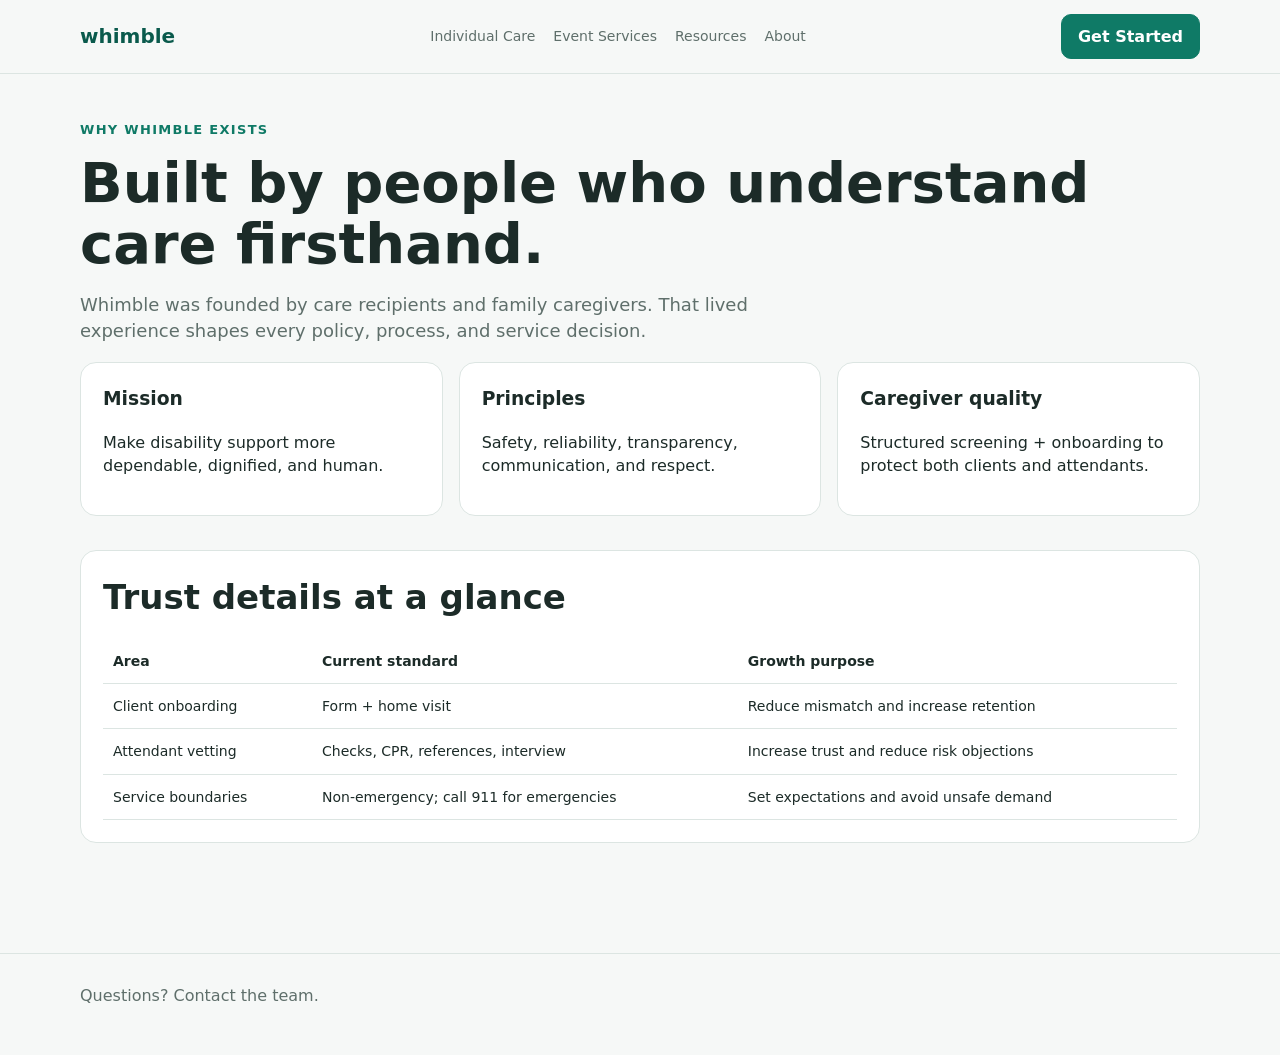
<file: about.html>
<!doctype html><html lang="en"><head><meta charset="UTF-8"><meta name="viewport" content="width=device-width, initial-scale=1.0"><title>About | Whimble</title><link rel="stylesheet" href="styles.css"></head><body>
<header class="topbar"><div class="container nav"><a class="brand" href="index.html">whimble</a><nav class="nav-links"><a href="care.html">Individual Care</a><a href="events.html">Event Services</a><a href="resources.html">Resources</a><a href="about.html">About</a></nav><a class="btn btn-primary" href="contact.html">Get Started</a></div></header>
<main class="container section">
<p class="kicker">Why Whimble exists</p><h1>Built by people who understand care firsthand.</h1><p class="sub">Whimble was founded by care recipients and family caregivers. That lived experience shapes every policy, process, and service decision.</p>
<div class="row"><article class="card"><h3>Mission</h3><p>Make disability support more dependable, dignified, and human.</p></article><article class="card"><h3>Principles</h3><p>Safety, reliability, transparency, communication, and respect.</p></article><article class="card"><h3>Caregiver quality</h3><p>Structured screening + onboarding to protect both clients and attendants.</p></article></div>
<section class="section"><div class="card"><h2 style="margin-top:0">Trust details at a glance</h2><table class="table"><tr><th>Area</th><th>Current standard</th><th>Growth purpose</th></tr><tr><td>Client onboarding</td><td>Form + home visit</td><td>Reduce mismatch and increase retention</td></tr><tr><td>Attendant vetting</td><td>Checks, CPR, references, interview</td><td>Increase trust and reduce risk objections</td></tr><tr><td>Service boundaries</td><td>Non-emergency; call 911 for emergencies</td><td>Set expectations and avoid unsafe demand</td></tr></table></div></section>
</main>
<footer><div class="container">Questions? <a href="contact.html">Contact the team</a>.</div></footer>
</body></html>
</file>
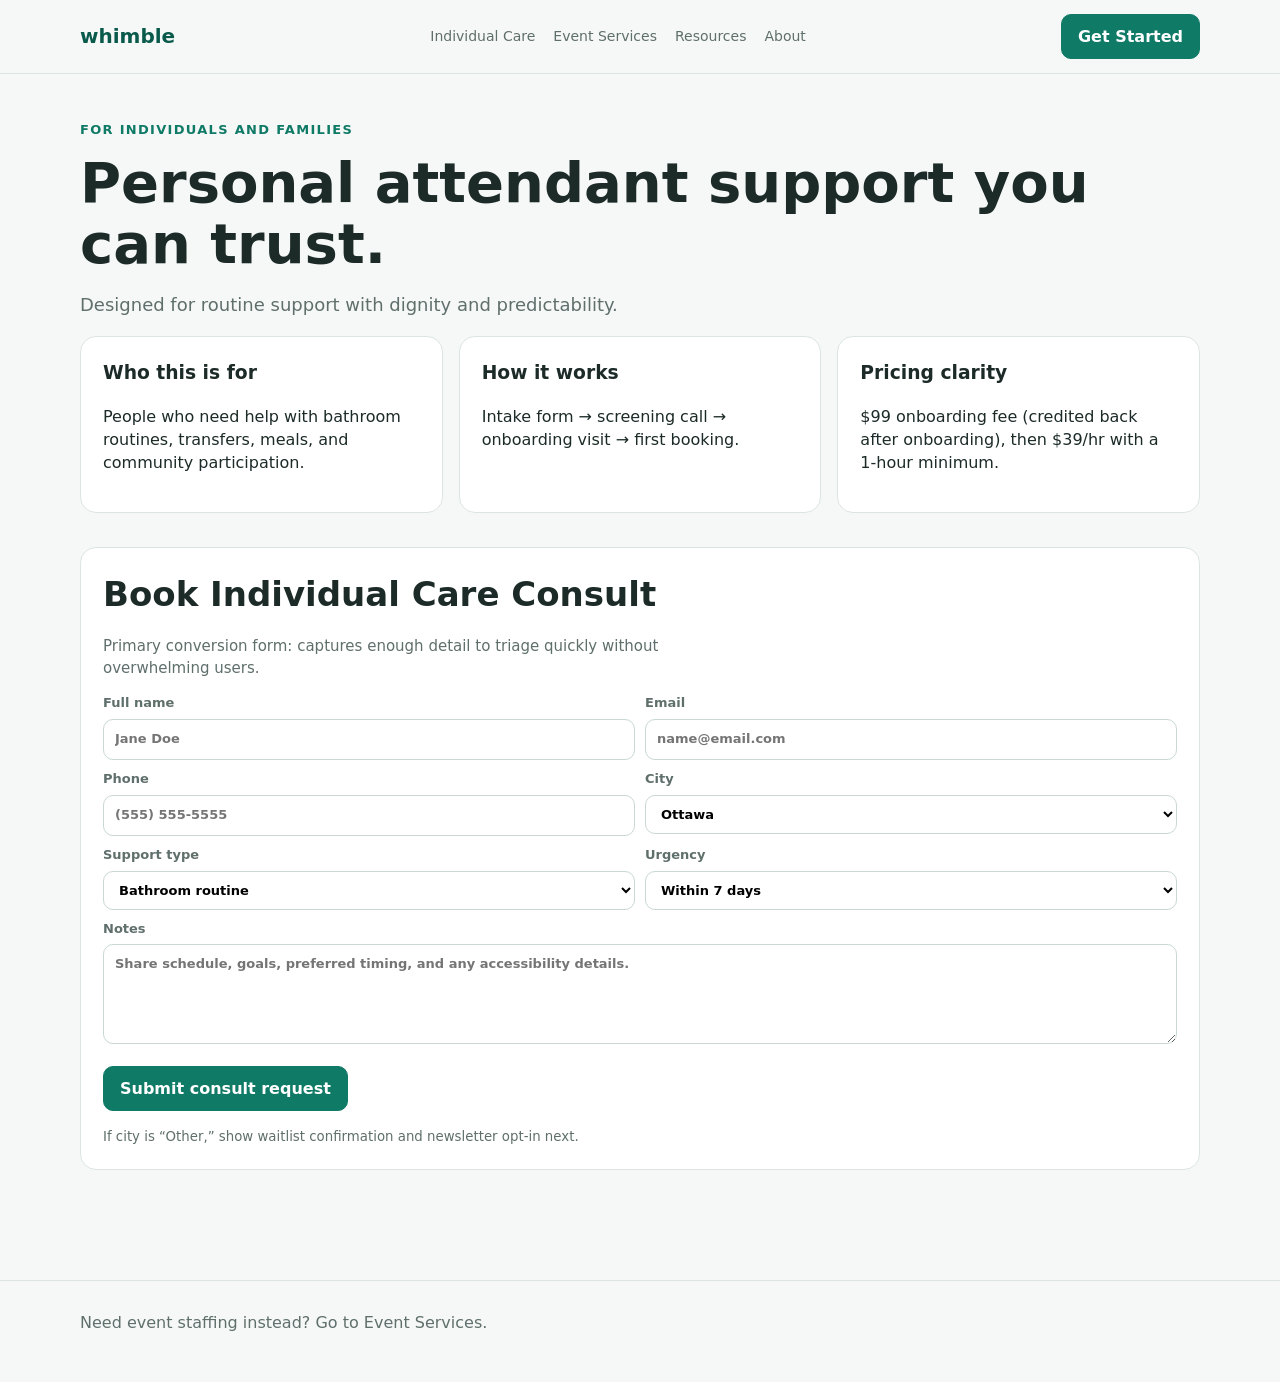
<file: care.html>
<!doctype html><html lang="en"><head><meta charset="UTF-8"><meta name="viewport" content="width=device-width, initial-scale=1.0"><title>Individual Care | Whimble</title><link rel="stylesheet" href="styles.css"></head><body>
<header class="topbar"><div class="container nav"><a class="brand" href="index.html">whimble</a><nav class="nav-links"><a href="care.html">Individual Care</a><a href="events.html">Event Services</a><a href="resources.html">Resources</a><a href="about.html">About</a></nav><a class="btn btn-primary" href="contact.html">Get Started</a></div></header>
<main class="container section">
<p class="kicker">For individuals and families</p><h1>Personal attendant support you can trust.</h1><p class="sub">Designed for routine support with dignity and predictability.</p>
<div class="row">
<article class="card"><h3>Who this is for</h3><p>People who need help with bathroom routines, transfers, meals, and community participation.</p></article>
<article class="card"><h3>How it works</h3><p>Intake form → screening call → onboarding visit → first booking.</p></article>
<article class="card"><h3>Pricing clarity</h3><p>$99 onboarding fee (credited back after onboarding), then $39/hr with a 1-hour minimum.</p></article>
</div>
<section class="section" id="care-form"><div class="card"><h2 style="margin-top:0">Book Individual Care Consult</h2><p class="sub" style="font-size:15px">Primary conversion form: captures enough detail to triage quickly without overwhelming users.</p><form class="form-grid"><label>Full name<input placeholder="Jane Doe"></label><label>Email<input type="email" placeholder="name@email.com"></label><label>Phone<input placeholder="(555) 555-5555"></label><label>City<select><option>Ottawa</option><option>West GTA</option><option>Other (waitlist)</option></select></label><label>Support type<select><option>Bathroom routine</option><option>Meals</option><option>Mobility / transfer</option><option>Other</option></select></label><label>Urgency<select><option>Within 7 days</option><option>2-4 weeks</option><option>Just exploring</option></select></label><label style="grid-column:1/-1">Notes<textarea placeholder="Share schedule, goals, preferred timing, and any accessibility details."></textarea></label></form><p><a class="btn btn-primary" href="#">Submit consult request</a></p><small class="note">If city is “Other,” show waitlist confirmation and newsletter opt-in next.</small></div></section>
</main>
<footer><div class="container">Need event staffing instead? <a href="events.html">Go to Event Services</a>.</div></footer>
</body></html>
</file>
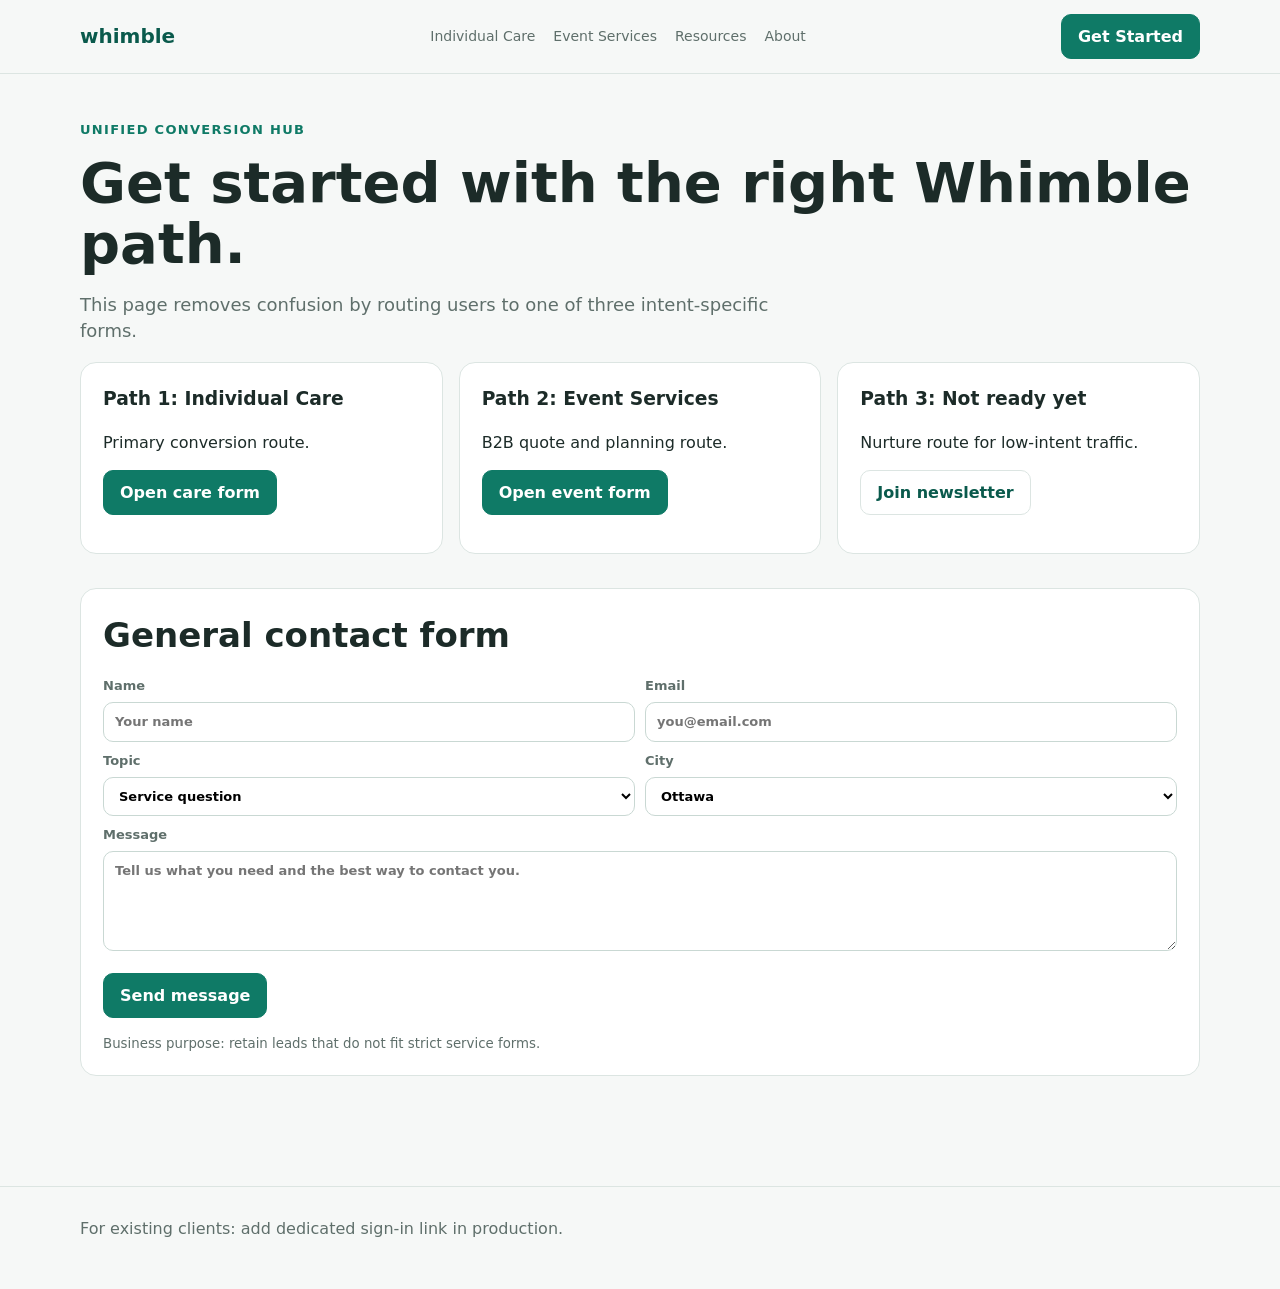
<file: contact.html>
<!doctype html><html lang="en"><head><meta charset="UTF-8"><meta name="viewport" content="width=device-width, initial-scale=1.0"><title>Contact / Get Started | Whimble</title><link rel="stylesheet" href="styles.css"></head><body>
<header class="topbar"><div class="container nav"><a class="brand" href="index.html">whimble</a><nav class="nav-links"><a href="care.html">Individual Care</a><a href="events.html">Event Services</a><a href="resources.html">Resources</a><a href="about.html">About</a></nav><a class="btn btn-primary" href="contact.html">Get Started</a></div></header>
<main class="container section">
<p class="kicker">Unified conversion hub</p><h1>Get started with the right Whimble path.</h1><p class="sub">This page removes confusion by routing users to one of three intent-specific forms.</p>
<div class="row"><article class="card"><h3>Path 1: Individual Care</h3><p>Primary conversion route.</p><p><a class="btn btn-primary" href="care.html#care-form">Open care form</a></p></article><article class="card"><h3>Path 2: Event Services</h3><p>B2B quote and planning route.</p><p><a class="btn btn-primary" href="events.html#event-form">Open event form</a></p></article><article class="card"><h3>Path 3: Not ready yet</h3><p>Nurture route for low-intent traffic.</p><p><a class="btn btn-secondary" href="resources.html#newsletter">Join newsletter</a></p></article></div>
<section class="section"><div class="card"><h2 style="margin-top:0">General contact form</h2><form class="form-grid"><label>Name<input placeholder="Your name"></label><label>Email<input type="email" placeholder="you@email.com"></label><label>Topic<select><option>Service question</option><option>Partnership</option><option>Media</option><option>Caregiver recruiting</option></select></label><label>City<select><option>Ottawa</option><option>West GTA</option><option>Other</option></select></label><label style="grid-column:1/-1">Message<textarea placeholder="Tell us what you need and the best way to contact you."></textarea></label></form><p><a class="btn btn-primary" href="#">Send message</a></p><small class="note">Business purpose: retain leads that do not fit strict service forms.</small></div></section>
</main>
<footer><div class="container">For existing clients: add dedicated sign-in link in production.</div></footer>
</body></html>
</file>
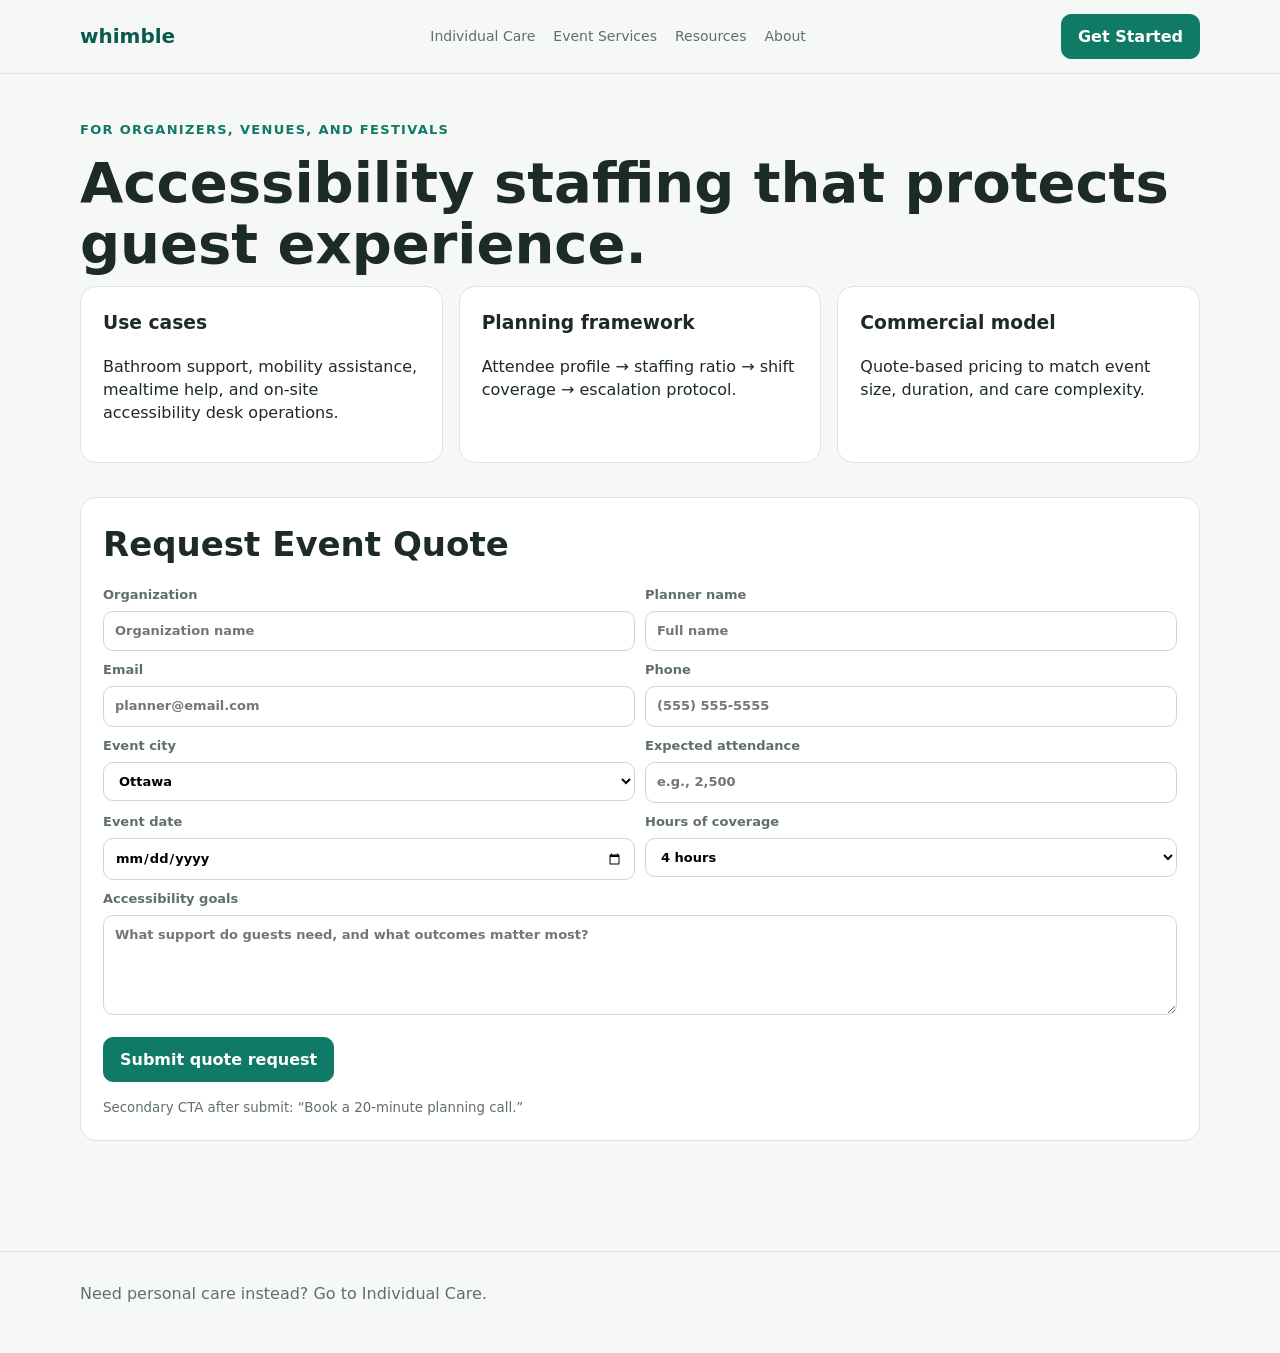
<file: events.html>
<!doctype html><html lang="en"><head><meta charset="UTF-8"><meta name="viewport" content="width=device-width, initial-scale=1.0"><title>Event Services | Whimble</title><link rel="stylesheet" href="styles.css"></head><body>
<header class="topbar"><div class="container nav"><a class="brand" href="index.html">whimble</a><nav class="nav-links"><a href="care.html">Individual Care</a><a href="events.html">Event Services</a><a href="resources.html">Resources</a><a href="about.html">About</a></nav><a class="btn btn-primary" href="contact.html">Get Started</a></div></header>
<main class="container section">
<p class="kicker">For organizers, venues, and festivals</p><h1>Accessibility staffing that protects guest experience.</h1><div class="row"><article class="card"><h3>Use cases</h3><p>Bathroom support, mobility assistance, mealtime help, and on-site accessibility desk operations.</p></article><article class="card"><h3>Planning framework</h3><p>Attendee profile → staffing ratio → shift coverage → escalation protocol.</p></article><article class="card"><h3>Commercial model</h3><p>Quote-based pricing to match event size, duration, and care complexity.</p></article></div>
<section class="section" id="event-form"><div class="card"><h2 style="margin-top:0">Request Event Quote</h2><form class="form-grid"><label>Organization<input placeholder="Organization name"></label><label>Planner name<input placeholder="Full name"></label><label>Email<input type="email" placeholder="planner@email.com"></label><label>Phone<input placeholder="(555) 555-5555"></label><label>Event city<select><option>Ottawa</option><option>West GTA</option><option>Other city</option></select></label><label>Expected attendance<input placeholder="e.g., 2,500"></label><label>Event date<input type="date"></label><label>Hours of coverage<select><option>4 hours</option><option>8 hours</option><option>12+ hours</option></select></label><label style="grid-column:1/-1">Accessibility goals<textarea placeholder="What support do guests need, and what outcomes matter most?"></textarea></label></form><p><a class="btn btn-primary" href="#">Submit quote request</a></p><small class="note">Secondary CTA after submit: “Book a 20-minute planning call.”</small></div></section>
</main>
<footer><div class="container">Need personal care instead? <a href="care.html">Go to Individual Care</a>.</div></footer>
</body></html>
</file>
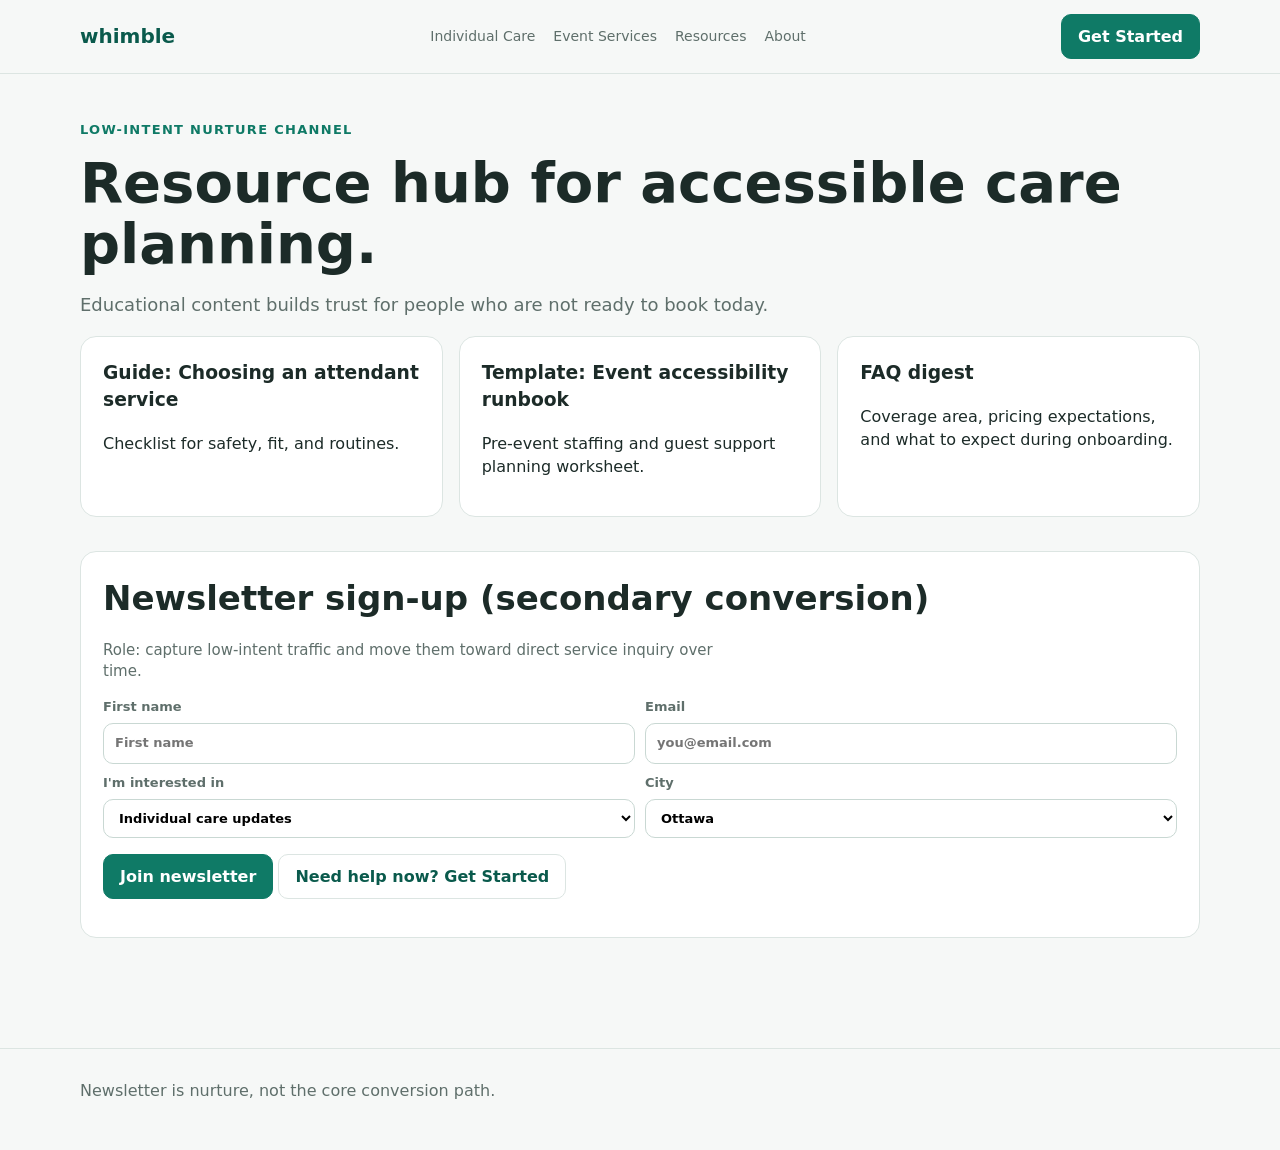
<file: resources.html>
<!doctype html><html lang="en"><head><meta charset="UTF-8"><meta name="viewport" content="width=device-width, initial-scale=1.0"><title>Resources | Whimble</title><link rel="stylesheet" href="styles.css"></head><body>
<header class="topbar"><div class="container nav"><a class="brand" href="index.html">whimble</a><nav class="nav-links"><a href="care.html">Individual Care</a><a href="events.html">Event Services</a><a href="resources.html">Resources</a><a href="about.html">About</a></nav><a class="btn btn-primary" href="contact.html">Get Started</a></div></header>
<main class="container section">
<p class="kicker">Low-intent nurture channel</p><h1>Resource hub for accessible care planning.</h1><p class="sub">Educational content builds trust for people who are not ready to book today.</p>
<div class="row"><article class="card"><h3>Guide: Choosing an attendant service</h3><p>Checklist for safety, fit, and routines.</p></article><article class="card"><h3>Template: Event accessibility runbook</h3><p>Pre-event staffing and guest support planning worksheet.</p></article><article class="card"><h3>FAQ digest</h3><p>Coverage area, pricing expectations, and what to expect during onboarding.</p></article></div>
<section class="section" id="newsletter"><div class="card"><h2 style="margin-top:0">Newsletter sign-up (secondary conversion)</h2><p class="sub" style="font-size:15px">Role: capture low-intent traffic and move them toward direct service inquiry over time.</p><form class="form-grid"><label>First name<input placeholder="First name"></label><label>Email<input type="email" placeholder="you@email.com"></label><label>I'm interested in<select><option>Individual care updates</option><option>Event accessibility updates</option><option>Both</option></select></label><label>City<select><option>Ottawa</option><option>West GTA</option><option>Other</option></select></label></form><p><a class="btn btn-primary" href="#">Join newsletter</a> <a class="btn btn-secondary" href="contact.html">Need help now? Get Started</a></p></div></section>
</main>
<footer><div class="container">Newsletter is nurture, not the core conversion path.</div></footer>
</body></html>
</file>
<file: styles.css>
:root {
  --bg: #f6f8f7;
  --surface: #ffffff;
  --ink: #1c2b28;
  --muted: #5f6f6b;
  --brand: #0f7a66;
  --brand-dark: #0a5a4c;
  --accent: #f2b568;
  --line: #dce5e2;
  --ok: #0e9f6e;
}
* { box-sizing: border-box; }
body {
  margin: 0;
  font-family: Inter, system-ui, -apple-system, Segoe UI, Roboto, sans-serif;
  color: var(--ink);
  background: var(--bg);
  line-height: 1.45;
}
a { color: inherit; text-decoration: none; }
.container { width: min(1120px, 92%); margin: 0 auto; }
.topbar {
  position: sticky; top: 0; z-index: 10;
  backdrop-filter: blur(8px);
  background: rgba(246,248,247,0.92);
  border-bottom: 1px solid var(--line);
}
.nav { display: flex; align-items: center; justify-content: space-between; padding: 14px 0; gap: 18px; }
.nav-links { display: flex; gap: 18px; font-size: 14px; color: var(--muted); flex-wrap: wrap; }
.brand { font-weight: 700; font-size: 20px; color: var(--brand-dark); }
.btn { display: inline-block; padding: 10px 16px; border-radius: 10px; border: 1px solid var(--line); font-weight: 600; }
.btn-primary { background: var(--brand); color: #fff; border-color: var(--brand); }
.btn-secondary { background: var(--surface); color: var(--brand-dark); }
.btn-ghost { background: transparent; border-color: transparent; color: var(--brand-dark); }
.hero { padding: 58px 0 36px; }
.hero-grid { display: grid; grid-template-columns: 1.2fr .8fr; gap: 28px; }
.card { background: var(--surface); border: 1px solid var(--line); border-radius: 16px; padding: 22px; }
.kicker { font-size: 13px; text-transform: uppercase; letter-spacing: .1em; color: var(--brand); font-weight: 700; }
h1 { font-size: clamp(34px, 4.6vw, 56px); line-height: 1.08; margin: 12px 0; }
h2 { font-size: clamp(24px, 3vw, 34px); margin: 8px 0 16px; }
.sub { color: var(--muted); font-size: 18px; max-width: 64ch; }
.row { display: grid; grid-template-columns: repeat(3, 1fr); gap: 16px; }
.section { padding: 34px 0; }
.section-alt { background: #edf3f1; border-top: 1px solid var(--line); border-bottom: 1px solid var(--line); }
.pill { display: inline-flex; align-items: center; gap: 8px; padding: 8px 12px; background: #e6f2ef; border: 1px solid #cae3dc; color: var(--brand-dark); border-radius: 999px; font-size: 13px; font-weight: 600; }
.flow { display: grid; grid-template-columns: repeat(4, 1fr); gap: 14px; }
.flow .card h3, .row .card h3 { margin-top: 0; }
.cta-strip { display: flex; justify-content: space-between; gap: 12px; flex-wrap: wrap; align-items: center; }
.form-grid { display: grid; grid-template-columns: repeat(2, 1fr); gap: 10px; }
label { font-size: 13px; color: var(--muted); font-weight: 600; }
input, select, textarea {
  width: 100%; margin-top: 6px; border: 1px solid #c9d8d3; border-radius: 10px; padding: 10px 11px; font: inherit; background: #fff;
}
textarea { min-height: 100px; }
small.note { color: var(--muted); display: block; margin-top: 8px; }
footer { margin-top: 42px; padding: 30px 0 48px; border-top: 1px solid var(--line); color: var(--muted); }
.table { width: 100%; border-collapse: collapse; font-size: 14px; }
.table th, .table td { border-bottom: 1px solid var(--line); padding: 12px 10px; text-align: left; vertical-align: top; }
.badge { background: #e7f6f0; color: #08694d; font-size: 12px; padding: 4px 8px; border-radius: 999px; font-weight: 700; }
@media (max-width: 900px) {
  .hero-grid, .row, .flow, .form-grid { grid-template-columns: 1fr; }
  .nav-links { display: none; }
}
</file>
